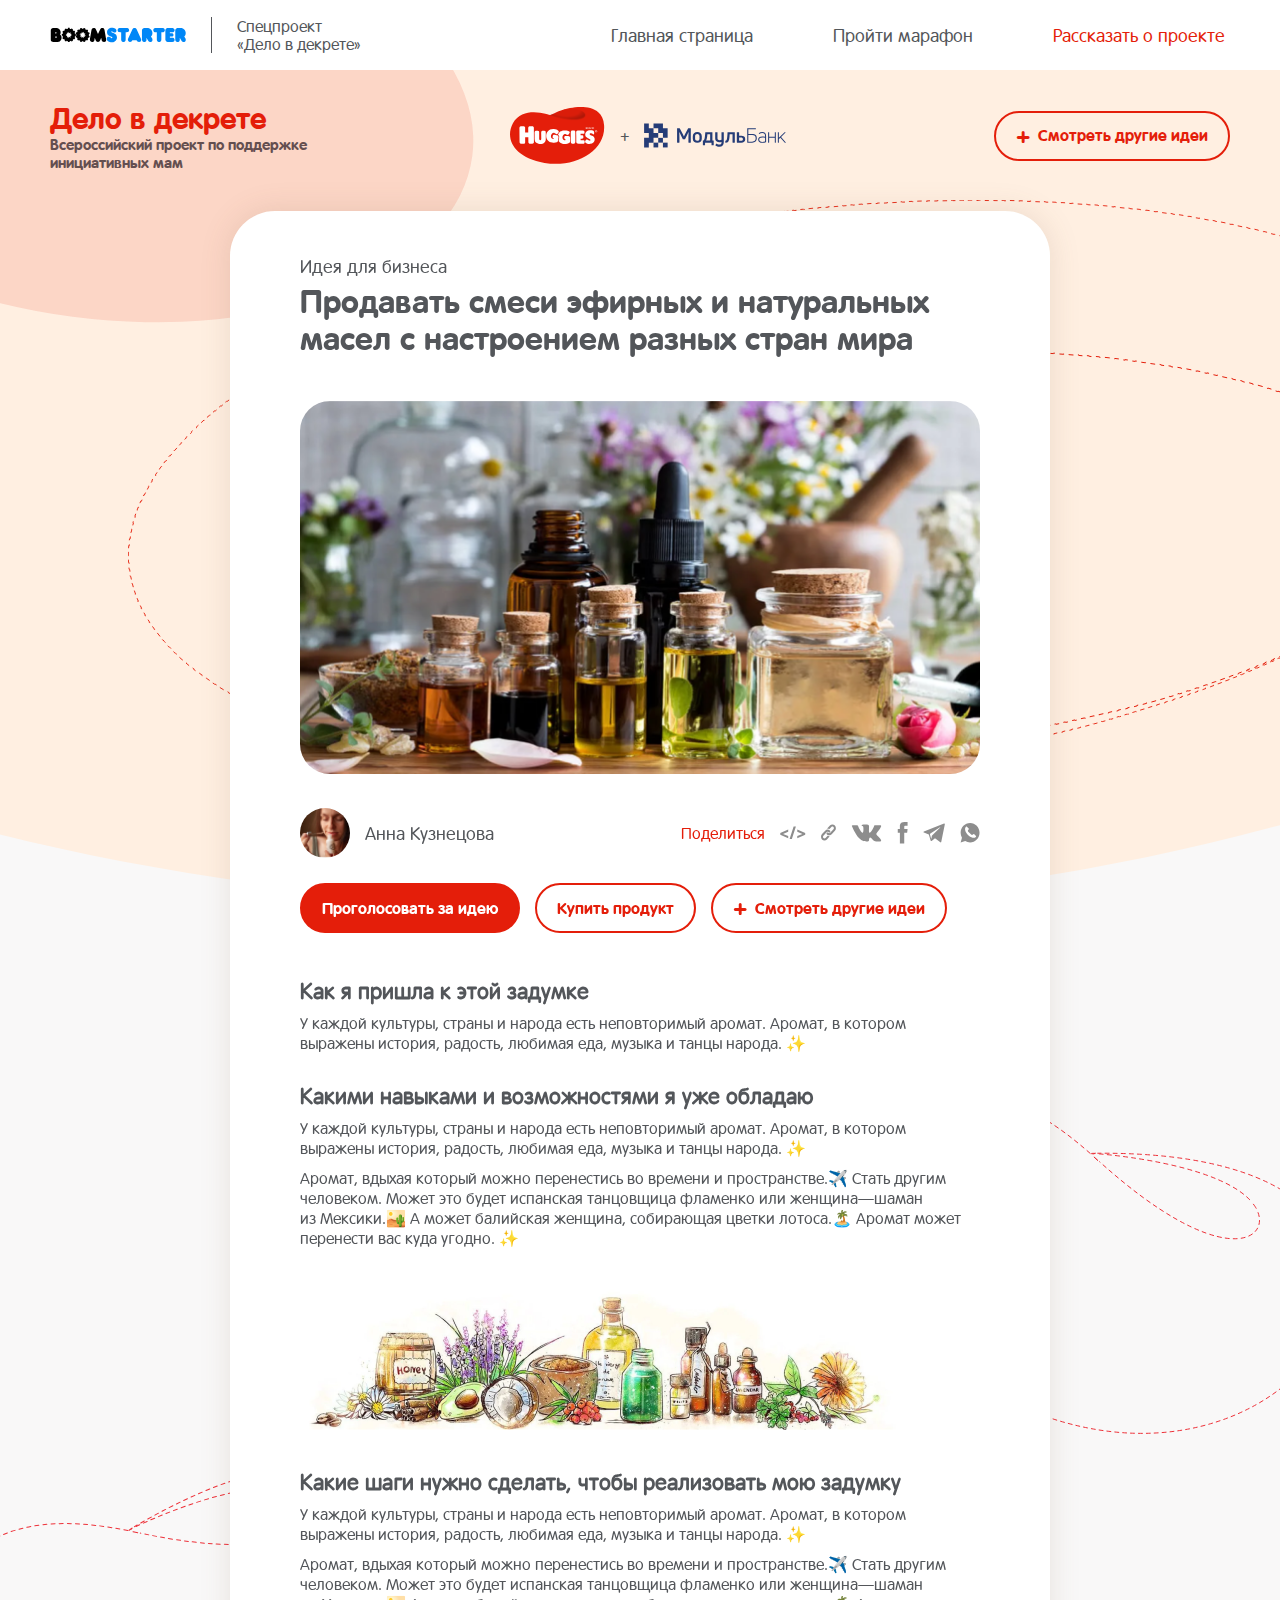
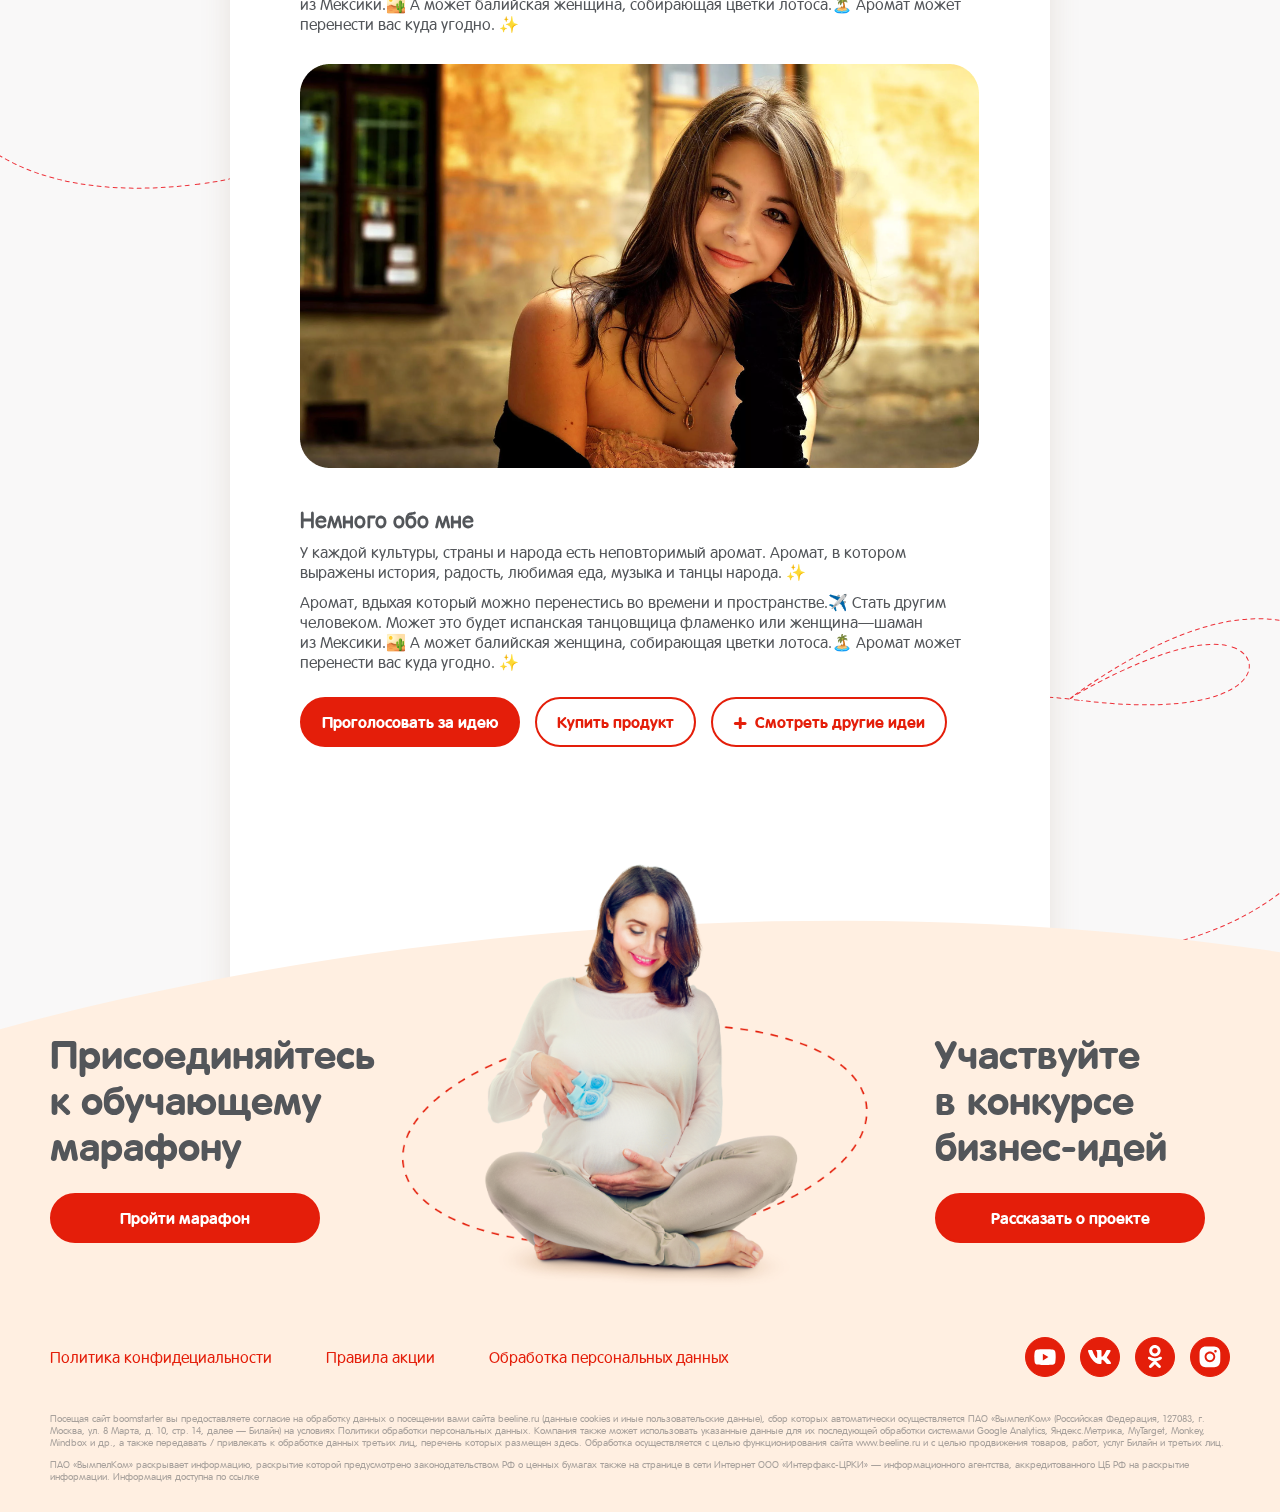
<file: src/index.html>
<!DOCTYPE html>
<html lang="ru">

<head>
  <meta charset="UTF-8">
  <meta name="viewport" content="width=device-width, initial-scale=1.0">
  <link rel="stylesheet" href="css/style.min.css">
  <title>Huggies</title>
</head>

<body>
  <div class="modal" id="rulesModal">
    <div class="rules">
      <img src="img/hero/hero-bg.svg" alt="" class="rules-bg-1">
      <img src="img/rules/rules-bg-1.svg" alt="" class="rules-bg-2">
      <img src="img/rules/rules-bg-2.svg" alt="" class="rules-bg-3">
      <img src="img/rules/rules-bg-3.svg" alt="" class="rules-bg-4">
      <div class="wrap-fluid">
        <div class="info-name">
          <span>Дело в&nbsp;декрете</span>
          <span>Всероссийский проект по&nbsp;поддержке инициативных мам</span>
        </div>
        <div class="logo">
          <img src="img/huggies-logo.svg" alt="">
          <span>+</span>
          <img src="img/modulebank-logo.svg" alt="">
        </div>
      </div>
      <div class="rules-block">
        <div class="close modal-close"><img src="img/icons/close-icon.svg" alt=""></div>
        <div class="rules-block__head">
          <h2 class="rules-block__title"> Правила участия в&nbsp;конкурсе</h2>
        </div>
        <div class="rules-block__text">
          <p>
            Lorem ipsum dolor sit amet consectetur adipisicing elit. Laboriosam quidem voluptatum ullam sit, a
            distinctio dolore modi eum minima delectus voluptatibus cupiditate doloremque! Hic, beatae eaque laboriosam
            squam?
          </p>
          <p>
            tenetur ipsum explicabo tempora minima voluptatum repellat quia inventobore fugit eos voluptatibus, dolores,
            asperiores culpa reprehenderit quas numquam perferendis
            iure quisquam consequuntur doloremque? Eius veniam est nam eos, fugiat quidem inventore suscipit? Itaque
            deleniti nostrum labore nobis quas cupiditate qui
          </p>
          <p>
            re&nbsp;officiis quasi vero harum deserunt
            maxime recusandae dolor ea&nbsp;vitae unde perferendis perspiciatis! Unde dolorem fuga labore vitae eligendi
            exercitationem similique minus. Molestiae perspiciatis tempore deleniti rem deserunt
            id&nbsp;a&nbsp;laudantium
            pariatur la
          </p>
          <p>
            Lorem ipsum dolor sit amet consectetur adipisicing elit. Laboriosam quidem voluptatum ullam sit, a
            distinctio dolore modi eum minima delectus voluptatibus cupiditate doloremque! Hic, beatae eaque laboriosam
            squam?
          </p>
          <p>
            tenetur ipsum explicabo tempora minima voluptatum repellat quia inventobore fugit eos voluptatibus, dolores,
            asperiores culpa reprehenderit quas numquam perferendis
            iure quisquam consequuntur doloremque? Eius veniam est nam eos, fugiat quidem inventore suscipit? Itaque
            deleniti nostrum labore nobis quas cupiditate qui
          </p>
          <p>
            re&nbsp;officiis quasi vero harum deserunt
            maxime recusandae dolor ea&nbsp;vitae unde perferendis perspiciatis! Unde dolorem fuga labore vitae eligendi
            exercitationem similique minus. Molestiae perspiciatis tempore deleniti rem deserunt
            id&nbsp;a&nbsp;laudantium
            pariatur la
          </p>
          <p>
            Lorem ipsum dolor sit amet consectetur adipisicing elit. Voluptatum quasi facere exercitationem sed
            delectus. Magni corrupti facere blanditiis facilis. Vero.
          </p>
        </div>
        <a href="#" class="btn btn-primary rules-block__btn">Перейти к&nbsp;оформлению идеи</a>
        <a href="#" class="rules-block__download">Полные правила участия</a>
      </div>
    </div>
  </div>
  <div class="modal" id="registerModal">
    <div class="register">
      <img src="img/register/register-bg-1.svg" alt="" class="register-bg-1">
      <img src="img/register/register-bg-2.svg" alt="" class="register-bg-2">
      <div class="wrap-fluid">
        <div class="info-name">
          <span>Дело в&nbsp;декрете</span>
          <span>Всероссийский проект по&nbsp;поддержке инициативных мам</span>
        </div>
        <div class="logo">
          <img src="img/huggies-logo.svg" alt="">
          <span>+</span>
          <img src="img/modulebank-logo.svg" alt="">
        </div>
      </div>
      <form action="#" class="register-form">
        <h2 class="register-title">Регистрация в&nbsp;проекте</h2>
        <div class="close modal-close"><img src="img/icons/close-icon.svg" alt=""></div>
        <div class="input">
          <span>Имя</span>
          <input type="text" name="name" placeholder="Ирина">
        </div>
        <div class="input">
          <span>Электронная почта</span>
          <input type="email" name="mail" placeholder="mail@mail.ru">
        </div>
        <div class="input">
          <span>Телефон</span>
          <input type="tel" name="phone" placeholder="+7 ___ ___ __ __">
        </div>
        <div class="input">
          <span>Дата рождения малыша&nbsp;/ ожидаемая дата родов</span>
          <input type="text" name="date" placeholder="__. __. ____">
        </div>
        <input type="submit" value="Отправить">
        <label class="checkbox">
          <input type="checkbox" name="language" checked>
          <span class="checkbox__text">
            Я&nbsp;соглашаюсь на&nbsp;обработку <span>моих персональных данных</span> и&nbsp;передачу моих персональный
            данных ООО
            &laquo;Кимберли-Кларк&raquo;
            (ОГРН 1037739499270) в&nbsp;целях дальнейших маркетинговых исследований, проводимых ООО
            &laquo;Кимберли-Кларк&raquo;
          </span>
        </label>
        <label class="checkbox">
          <input type="checkbox" name="language" checked>
          <span class="checkbox__text">
            Я&nbsp;ознакомился с&nbsp;<span>правилами акции</span> и&nbsp;согласен с&nbsp;ними
          </span>
        </label>
      </form>
    </div>
  </div>
  <header class="header">
    <div class="wrap-fluid">
      <div class="logo">
        <img src="img/boomstarter-logo.svg" alt="BOOMSTARTER">
        <span>Спецпроект <br> &laquo;Дело в&nbsp;декрете&raquo;</span>
      </div>
      <nav class="nav">
        <a href="#"> Главная страница</a>
        <a href="#" class="toRegister"> Пройти марафон</a>
        <a href="#" class="primary">Рассказать о&nbsp;проекте</a>
      </nav>
    </div>
  </header>
  <main class="main">
    <section class="info">
      <div class="wrap-fluid">
        <div class="info-name">
          <span>Дело в&nbsp;декрете</span>
          <span>Всероссийский проект по&nbsp;поддержке инициативных мам</span>
        </div>
        <div class="logo">
          <img src="img/huggies-logo.svg" alt="">
          <span>+</span>
          <img src="img/modulebank-logo.svg" alt="">
        </div>
        <a href="#" class="btn"><span>+</span> Cмотреть другие идеи</a>
      </div>
    </section>
    <section class="idea">
      <div class="wrap">
        <span class="idea-subtitle">Идея для бизнеса</span>
        <a href="#" class="btn idea-btn_mob"><span>+</span>Смотреть другие идеи</a>
        <h1 class="idea-title">
          Продавать смеси эфирных и&nbsp;натуральных масел с&nbsp;настроением разных стран мира
        </h1>
        <img src="img/idea/idea-main-1.png" alt="" class="idea-img full">
        <div class="idea-info">
          <div class="author">
            <img src="img/idea/idea-author.png" alt="">
            <span>Анна Кузнецова</span>
          </div>
          <div class="actions">
            <span class="action">Поделиться</span>
            <img src="img/icons/code-icon.svg" alt="">
            <img src="img/icons/share-icon.svg" alt="">
            <img src="img/icons/vk-icon.svg" alt="">
            <img src="img/icons/facebook-icon.svg" alt="">
            <img src="img/icons/telegram-icon.svg" alt="">
            <img src="img/icons/whatsapp-icon.svg" alt="">
          </div>
        </div>
        <div class="idea-buttons">
          <a href="#" class="btn btn-primary">Проголосовать за&nbsp;идею</a>
          <a href="#" class="btn "> Купить продукт</a>
          <a href="#" class="btn "><span>+</span> Смотреть другие идеи </a>
        </div>
        <article class="idea-article">
          <h2>Как я&nbsp;пришла к&nbsp;этой задумке</h2>
          <p>
            У&nbsp;каждой культуры, страны и&nbsp;народа есть неповторимый аромат. Аромат, в&nbsp;котором выражены
            история, радость,
            любимая еда, музыка и&nbsp;танцы народа. ✨
          </p>
          <h2>
            Какими навыками и&nbsp;возможностями я&nbsp;уже обладаю
          </h2>
          <p>
            У&nbsp;каждой культуры, страны и&nbsp;народа есть неповторимый аромат. Аромат, в&nbsp;котором выражены
            история, радость,
            любимая еда, музыка и&nbsp;танцы народа. ✨
          </p>
          <p>
            Аромат, вдыхая который можно перенестись во&nbsp;времени и&nbsp;пространстве.✈️ Стать другим человеком.
            Может это
            будет испанская танцовщица фламенко или женщина&mdash;шаман из&nbsp;Мексики.🏜️ А&nbsp;может балийская
            женщина, собирающая
            цветки лотоса.🏝️ Аромат может перенести вас куда угодно. ✨
          </p>
          <img src="img/idea/idea-1.png" alt="">
          <h2>Какие шаги нужно сделать, чтобы реализовать мою задумку</h2>
          <p>
            У&nbsp;каждой культуры, страны и&nbsp;народа есть неповторимый аромат. Аромат, в&nbsp;котором выражены
            история, радость,
            любимая еда, музыка и&nbsp;танцы народа. ✨
          </p>
          <p>
            Аромат, вдыхая который можно перенестись во&nbsp;времени и&nbsp;пространстве.✈️ Стать другим человеком.
            Может это
            будет испанская танцовщица фламенко или женщина&mdash;шаман из&nbsp;Мексики.🏜️ А&nbsp;может балийская
            женщина, собирающая
            цветки лотоса.🏝️ Аромат может перенести вас куда угодно. ✨
          </p>
          <img src="img/idea/idea-2.png" alt="">
          <h2> Немного обо мне</h2>
          <p>
            У&nbsp;каждой культуры, страны и&nbsp;народа есть неповторимый аромат. Аромат, в&nbsp;котором выражены
            история, радость,
            любимая еда, музыка и&nbsp;танцы народа. ✨
          </p>
          <p>
            Аромат, вдыхая который можно перенестись во&nbsp;времени и&nbsp;пространстве.✈️ Стать другим человеком.
            Может это
            будет испанская танцовщица фламенко или женщина&mdash;шаман из&nbsp;Мексики.🏜️ А&nbsp;может балийская
            женщина, собирающая
            цветки лотоса.🏝️ Аромат может перенести вас куда угодно. ✨
          </p>
        </article>
        <div class="idea-buttons mob">
          <a href="#" class="btn btn-primary">Проголосовать за&nbsp;идею</a>
          <a href="#" class="btn "> Купить продукт</a>
          <a href="#" class="btn "> <span>+</span> Смотреть другие идеи </a>
        </div>
      </div>
    </section>
    <img src="img/idea/idea-bg-2.svg" alt="" class="idea-bg-2">
    <img src="img/idea/idea-bg-1.svg" alt="" class="idea-bg-1">
    <img src="img/idea/idea-bg-3.svg" alt="" class="idea-bg-3">
    <img src="img/idea/idea-bg-4.svg" alt="" class="idea-bg-4">
    <img src="img/idea/idea-bg-5.svg" alt="" class="idea-bg-5">
    <img src="img/idea/idea-bg-5.svg" alt="" class="idea-bg-6">
    <img src="img/idea/idea-bg-5.svg" alt="" class="idea-bg-7">
  </main>
  <footer class="footer">
    <div class="footer-block">
      <div class="wrap-fluid">
        <div class="footer-block__item">
          <span>Присоединяйтесь к&nbsp;обучающему марафону</span>
          <a href="#" class="btn btn-primary"> Пройти марафон</a>
        </div>
        <div class="footer-block__img">
          <img src="img/footer/footer-img.png" alt="">
        </div>
        <div class="footer-block__item">
          <span> Участвуйте в&nbsp;конкурсе бизнес-идей</span>
          <a href="#" class="btn btn-primary"> Рассказать о&nbsp;проекте</a>
        </div>
      </div>
    </div>
    <div class="footer-nav">
      <div class="wrap-fluid">
        <div class="footer-nav__nav">
          <span class="footer-nav__item">Политика конфидециальности</span>
          <span class="footer-nav__item toRules">Правила акции</span>
          <span class="footer-nav__item">Обработка персональных данных</span>
        </div>
        <div class="footer-nav__social">
          <a href="#" class="img">
            <img src="img/footer/icons/youtube-icon.svg" alt="">
          </a>
          <a href="#" class="img">
            <img src="img/footer/icons/vk-icon.svg" alt="">
          </a>
          <a href="#" class="img">
            <img src="img/footer/icons/ok-icon.svg" alt="">
          </a>
          <a href="#" class="img">
            <img src="img/footer/icons/inst-icon.svg" alt="">
          </a>
        </div>
      </div>
    </div>
    <div class="footer-text">
      <div class="wrap-fluid">
        <p>
          Посещая сайт boomstarter вы&nbsp;предоставляете согласие на&nbsp;обработку данных о&nbsp;посещении вами сайта
          beeline.ru
          (данные cookies и&nbsp;иные пользовательские данные), сбор которых автоматически осуществляется ПАО
          &laquo;ВымпелКом&raquo;
          (Российская Федерация, 127083, г. Москва, ул. 8&nbsp;Марта, д.&nbsp;10, стр.&nbsp;14, далее &mdash;
          Билайн) на&nbsp;условиях Политики
          обработки персональных данных. Компания также может использовать указанные данные для их&nbsp;последующей
          обработки
          системами Google Analytics, Яндекс.Метрика, MyTarget, Monkey, Mindbox и&nbsp;др., а&nbsp;также
          передавать&nbsp;/ привлекать к
          обработке данных третьих лиц, перечень которых размещен здесь. Обработка осуществляется с&nbsp;целью
          функционирования сайта www.beeline.ru и&nbsp;с&nbsp;целью продвижения товаров, работ, услуг Билайн
          и&nbsp;третьих лиц.
        </p>
        <p>
          ПАО &laquo;ВымпелКом&raquo; раскрывает информацию, раскрытие которой предусмотрено законодательством&nbsp;РФ
          о&nbsp;ценных бумагах
          также на&nbsp;странице в&nbsp;сети Интернет ООО &laquo;Интерфакс-ЦРКИ&raquo;&nbsp;&mdash; информационного
          агентства, аккредитованного ЦБ&nbsp;РФ&nbsp;на
          раскрытие информации. Информация доступна по&nbsp;ссылке
        </p>
      </div>
    </div>
  </footer>
  <script src="js/main.js"></script>
</body>

</html>
</file>
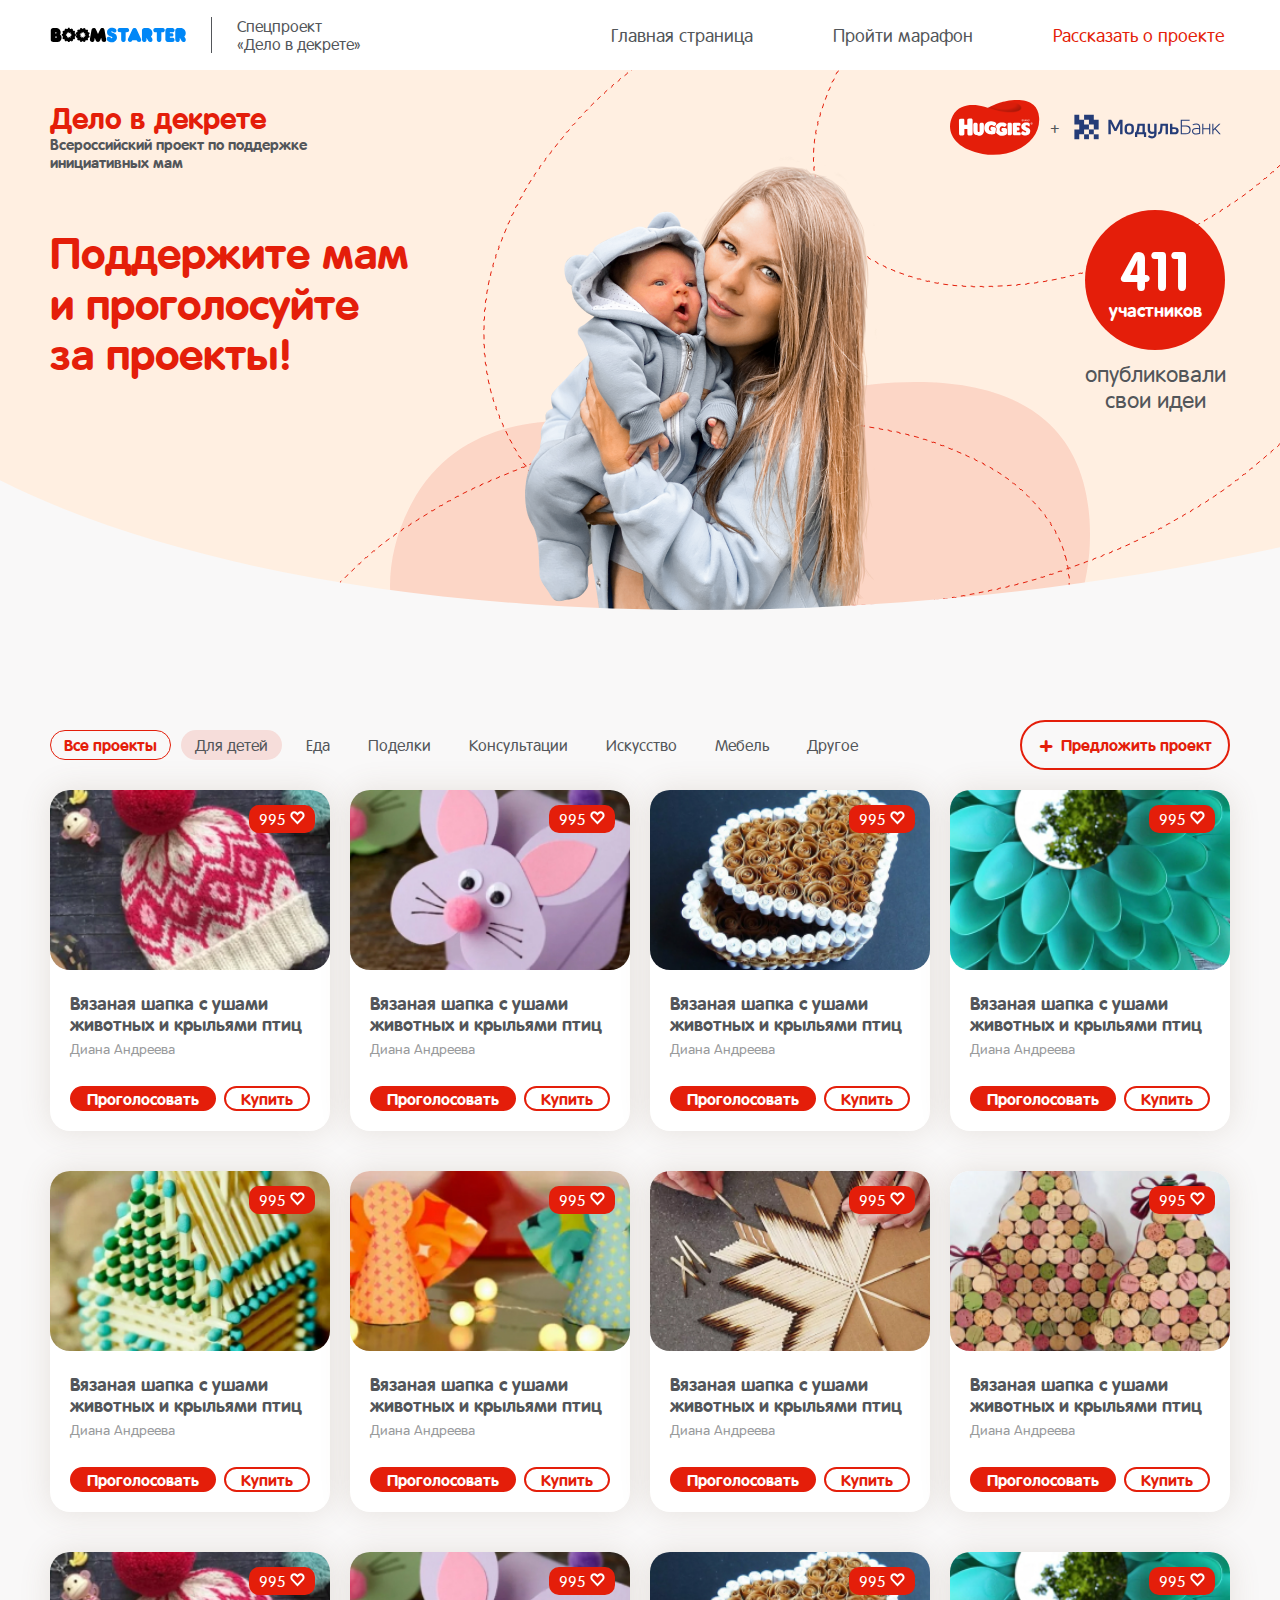
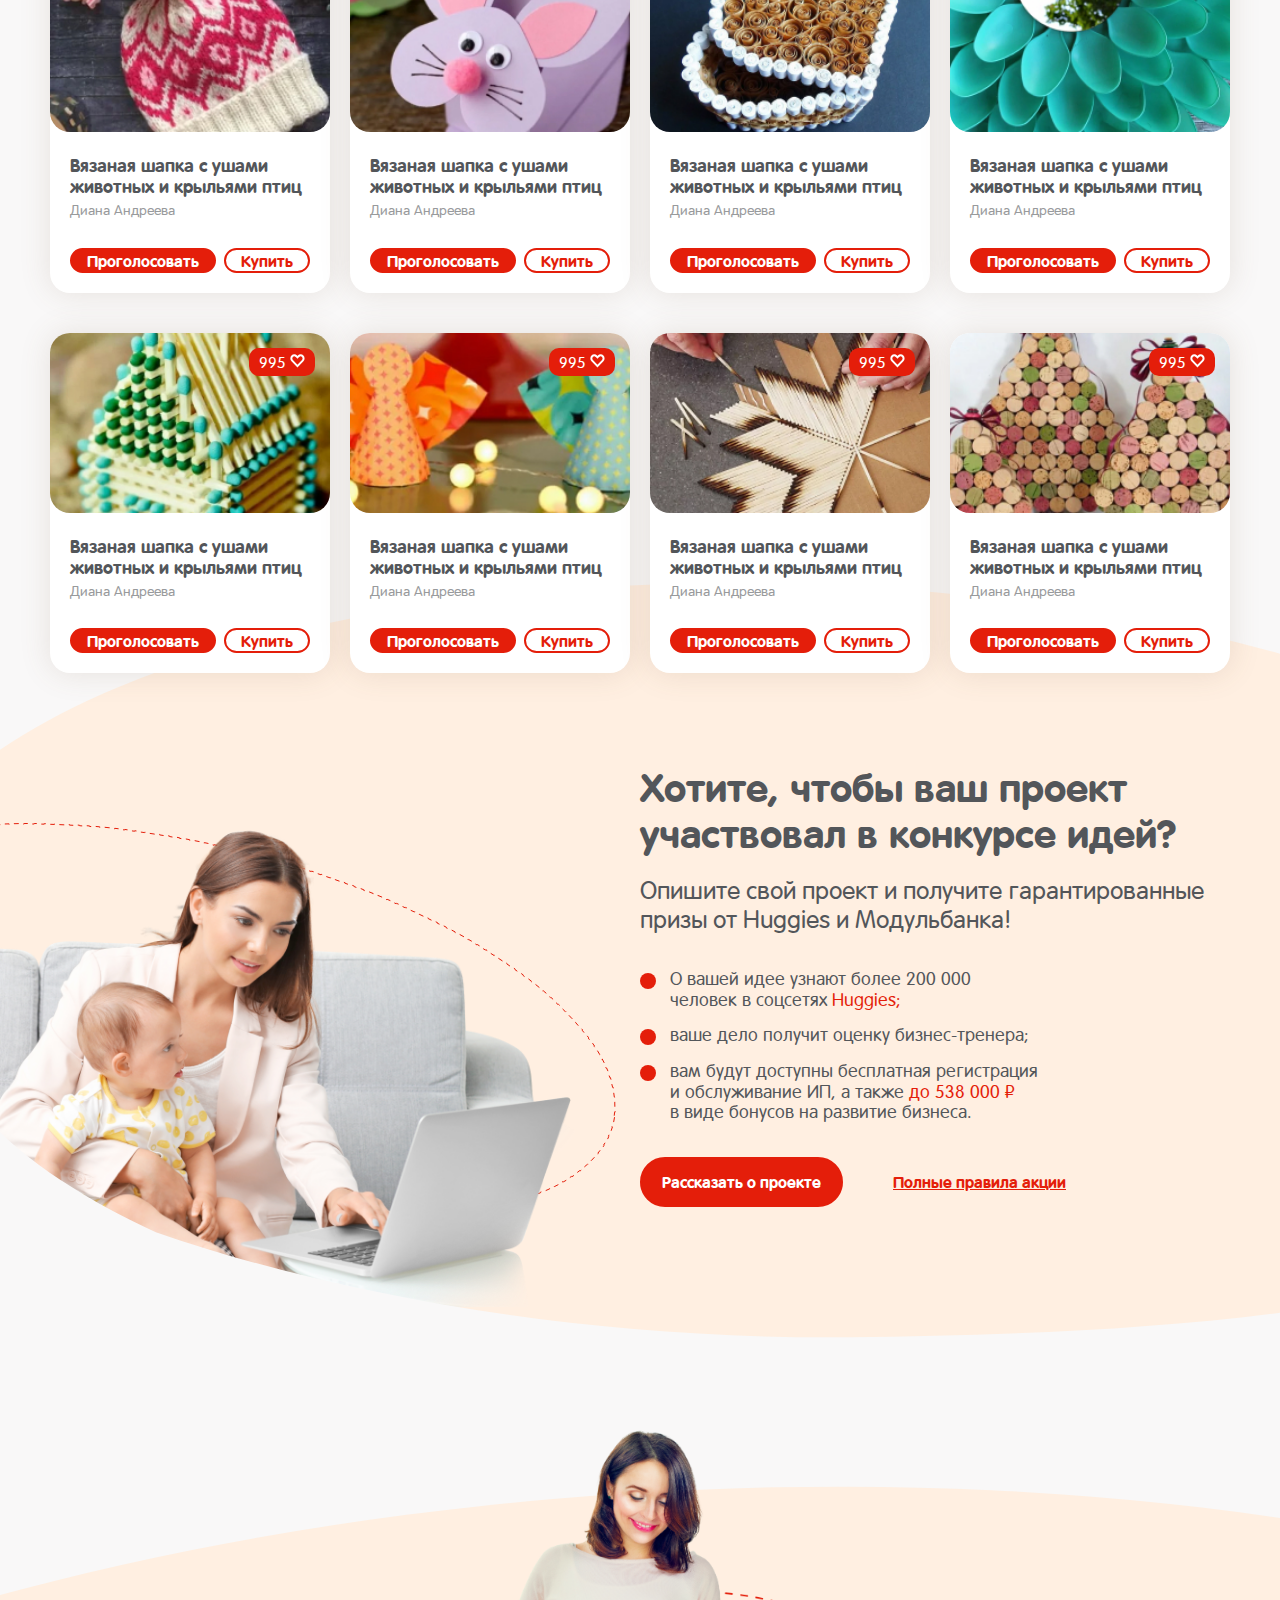
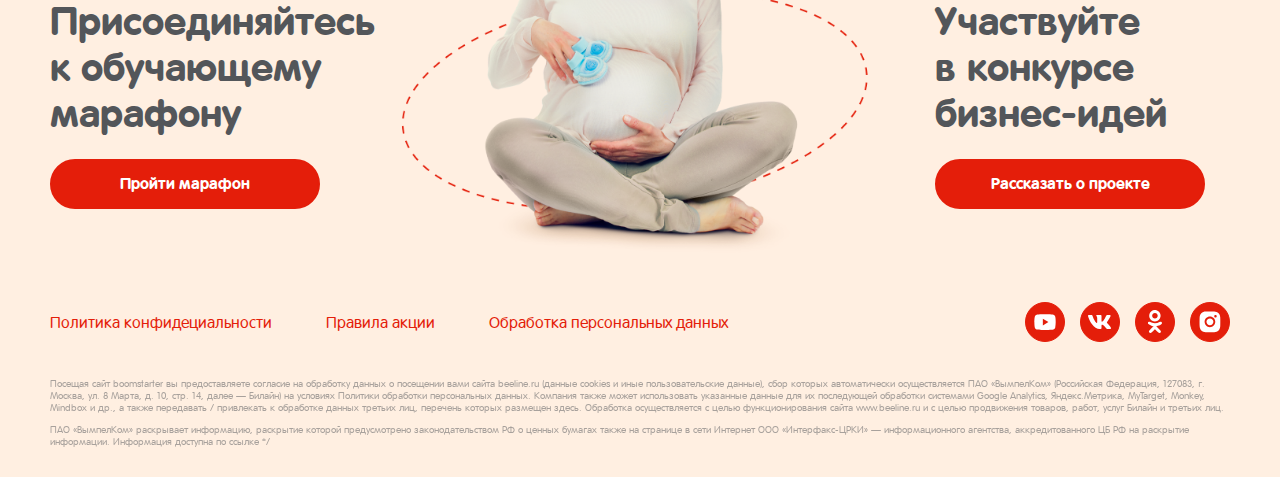
<file: src/allcards.html>
<!DOCTYPE html>
<html lang="ru">

<head>
  <meta charset="UTF-8">
  <meta name="viewport" content="width=device-width, initial-scale=1.0">
  <link rel="stylesheet" href="css/style.min.css">
  <title>Huggies</title>
</head>

<body>
  <header class="header">
    <div class="wrap-fluid">
      <div class="logo">
        <img src="img/boomstarter-logo.svg" alt="BOOMSTARTER">
        <span>Спецпроект <br> &laquo;Дело в&nbsp;декрете&raquo;</span>
      </div>
      <nav class="nav">
        <a href="#"> Главная страница</a>
        <a href="#" class="toRegister"> Пройти марафон</a>
        <a href="#" class="primary">Рассказать о&nbsp;проекте</a>
      </nav>
    </div>
  </header>
  <div class="modal" id="rulesModal">
    <div class="rules">
      <img src="img/hero/hero-bg.svg" alt="" class="rules-bg-1">
      <img src="img/rules/rules-bg-1.svg" alt="" class="rules-bg-2">
      <img src="img/rules/rules-bg-2.svg" alt="" class="rules-bg-3">
      <img src="img/rules/rules-bg-3.svg" alt="" class="rules-bg-4">
      <div class="wrap-fluid">
        <div class="info-name">
          <span>Дело в&nbsp;декрете</span>
          <span>Всероссийский проект по&nbsp;поддержке инициативных мам</span>
        </div>
        <div class="logo">
          <img src="img/huggies-logo.svg" alt="">
          <span>+</span>
          <img src="img/modulebank-logo.svg" alt="">
        </div>
      </div>
      <div class="rules-block">
        <div class="close modal-close"><img src="img/icons/close-icon.svg" alt=""></div>
        <div class="rules-block__head">
          <h2 class="rules-block__title"> Правила участия в&nbsp;конкурсе</h2>
        </div>
        <div class="rules-block__text">
          <p>
            Lorem ipsum dolor sit amet consectetur adipisicing elit. Laboriosam quidem voluptatum ullam sit, a
            distinctio dolore modi eum minima delectus voluptatibus cupiditate doloremque! Hic, beatae eaque laboriosam
            squam?
          </p>
          <p>
            tenetur ipsum explicabo tempora minima voluptatum repellat quia inventobore fugit eos voluptatibus, dolores,
            asperiores culpa reprehenderit quas numquam perferendis
            iure quisquam consequuntur doloremque? Eius veniam est nam eos, fugiat quidem inventore suscipit? Itaque
            deleniti nostrum labore nobis quas cupiditate qui
          </p>
          <p>
            re&nbsp;officiis quasi vero harum deserunt
            maxime recusandae dolor ea&nbsp;vitae unde perferendis perspiciatis! Unde dolorem fuga labore vitae eligendi
            exercitationem similique minus. Molestiae perspiciatis tempore deleniti rem deserunt
            id&nbsp;a&nbsp;laudantium
            pariatur la
          </p>
          <p>
            Lorem ipsum dolor sit amet consectetur adipisicing elit. Laboriosam quidem voluptatum ullam sit, a
            distinctio dolore modi eum minima delectus voluptatibus cupiditate doloremque! Hic, beatae eaque laboriosam
            squam?
          </p>
          <p>
            tenetur ipsum explicabo tempora minima voluptatum repellat quia inventobore fugit eos voluptatibus, dolores,
            asperiores culpa reprehenderit quas numquam perferendis
            iure quisquam consequuntur doloremque? Eius veniam est nam eos, fugiat quidem inventore suscipit? Itaque
            deleniti nostrum labore nobis quas cupiditate qui
          </p>
          <p>
            re&nbsp;officiis quasi vero harum deserunt
            maxime recusandae dolor ea&nbsp;vitae unde perferendis perspiciatis! Unde dolorem fuga labore vitae eligendi
            exercitationem similique minus. Molestiae perspiciatis tempore deleniti rem deserunt
            id&nbsp;a&nbsp;laudantium
            pariatur la
          </p>
          <p>
            Lorem ipsum dolor sit amet consectetur adipisicing elit. Voluptatum quasi facere exercitationem sed
            delectus. Magni corrupti facere blanditiis facilis. Vero.
          </p>
        </div>
        <a href="#" class="btn btn-primary rules-block__btn">Перейти к&nbsp;оформлению идеи</a>
        <a href="#" class="rules-block__download">Полные правила участия</a>
      </div>
    </div>
  </div>
  <div class="modal" id="registerModal">
    <div class="register">
      <img src="img/register/register-bg-1.svg" alt="" class="register-bg-1">
      <img src="img/register/register-bg-2.svg" alt="" class="register-bg-2">
      <div class="wrap-fluid">
        <div class="info-name">
          <span>Дело в&nbsp;декрете</span>
          <span>Всероссийский проект по&nbsp;поддержке инициативных мам</span>
        </div>
        <div class="logo">
          <img src="img/huggies-logo.svg" alt="">
          <span>+</span>
          <img src="img/modulebank-logo.svg" alt="">
        </div>
      </div>
      <form action="#" class="register-form">
        <h2 class="register-title">Регистрация в&nbsp;проекте</h2>
        <div class="close modal-close"><img src="img/icons/close-icon.svg" alt=""></div>
        <div class="input">
          <span>Имя</span>
          <input type="text" name="name" placeholder="Ирина">
        </div>
        <div class="input">
          <span>Электронная почта</span>
          <input type="email" name="mail" placeholder="mail@mail.ru">
        </div>
        <div class="input">
          <span>Телефон</span>
          <input type="tel" name="phone" placeholder="+7 ___ ___ __ __">
        </div>
        <div class="input">
          <span>Дата рождения малыша&nbsp;/ ожидаемая дата родов</span>
          <input type="text" name="date" placeholder="__. __. ____">
        </div>
        <input type="submit" value="Отправить">
        <label class="checkbox">
          <input type="checkbox" name="" checked>
          <span class="checkbox__text">
            Я&nbsp;соглашаюсь на&nbsp;обработку <span>моих персональных данных</span> и&nbsp;передачу моих персональный
            данных ООО &laquo;Кимберли-Кларк&raquo;
            (ОГРН 1037739499270) в&nbsp;целях дальнейших маркетинговых исследований, проводимых ООО
            &laquo;Кимберли-Кларк&raquo;
          </span>
        </label>
        <label class="checkbox">
          <input type="checkbox" name="" checked>
          <span class="checkbox__text">
            Я&nbsp;ознакомился с&nbsp;<span>правилами акции</span> и&nbsp;согласен с&nbsp;ними
          </span>
        </label>
      </form>
    </div>
  </div>
  <div class="modal modal-mini" id="thanksModal">
    <div class="modal-block">
      <div class="close">
        <img src="img/icons/close-icon.svg" alt="">
      </div>
      <h2 class="modal-title">Спасибо за&nbsp;ваш голос!</h2>
      <div class="buttons">
        <a href="#" class="btn btn-primary">Пройти марафон</a>
        <a href="#" class="btn ">Голосовать за&nbsp;другие идеи</a>
      </div>
    </div>
  </div>
  <main class="main">
    <section class="hero">
      <img src="img/hero/hero-bg.svg" alt="" class="hero-bg">
      <img src="img/hero/hero-bg-1.svg" alt="" class="hero-bg-1">
      <img src="img/hero/hero-bg-2.svg" alt="" class="hero-bg-2">
      <img src="img/hero/hero-bg-3.svg" alt="" class="hero-bg-3">
      <img src="img/hero/hero-bg-4.svg" alt="" class="hero-bg-4">
      <div class="wrap-fluid">
        <div class="hero-block">
          <div class="hero-name">
            <span>Дело в&nbsp;декрете</span>
            <span>Всероссийский проект по&nbsp;поддержке инициативных мам</span>
          </div>
          <div class="hero-text">
            <h1 class="hero-title">Поддержите мам и&nbsp;проголосуйте за&nbsp;проекты!</h1>
          </div>
        </div>
        <div class="hero-img">
          <img src="img/hero/hero-img.png" alt="">
        </div>
        <div class="hero-block">
          <div class="hero-block__logo">
            <img src="img/huggies-logo.svg" alt="">
            <span>+</span>
            <img src="img/modulebank-logo.svg" alt="">
          </div>
          <div class="hero-count">
            <div class="count">
              <span>411</span>
              <span>участников</span>
            </div>
            <span>
              опубликовали свои идеи
            </span>
          </div>
        </div>
      </div> <img src="img/hero/hero-mask.svg" alt="" class="hero-mask">
    </section>
    <section class="catalog">
      <div class="wrap-fluid">
        <h2 class="catalog-title">Поддержите мам и&nbsp;проголосуйте за&nbsp;проекты!</h2>
        <div class="catalog-nav">
          <div class="catalog-sort">
            <div class="catalog-sort__item current">
              Все проекты
            </div>
            <div class="catalog-sort__item option">
              Для детей
            </div>
            <div class="catalog-sort__item">
              Еда
            </div>
            <div class="catalog-sort__item">
              Поделки
            </div>
            <div class="catalog-sort__item">
              Консультации
            </div>
            <div class="catalog-sort__item">
              Искусство
            </div>
            <div class="catalog-sort__item">
              Мебель
            </div>
            <div class="catalog-sort__item">
              Другое
            </div>
          </div>
          <div class="btn"><span>+</span> Предложить проект</div>
        </div>
        <div class="catalog-wrap">
          <img src="img/hero/hero-bg.svg" alt="" class="catalog-bg">
          <div class="catalog-item">
            <div class="catalog-item__like">995 <img src="img/icons/like-icon.svg" alt=""></div>
            <img src="img/catalog/catalog-img-1.jpg" alt="" class="catalog-item__img">
            <h3 class="catalog-item__title">Вязаная шапка с&nbsp;ушами животных и&nbsp;крыльями птиц</h3>
            <span class="catalog-item__author">Диана Андреева</span>
            <div class="catalog-item__buttons">
              <div class="btn btn-primary toThanks">Проголосовать</div>
              <div class="btn">Купить</div>
            </div>
          </div>
          <div class="catalog-item">
            <div class="catalog-item__like">995 <img src="img/icons/like-icon.svg" alt=""></div>
            <img src="img/catalog/catalog-img-2.jpg" alt="" class="catalog-item__img">
            <h3 class="catalog-item__title">Вязаная шапка с&nbsp;ушами животных и&nbsp;крыльями птиц</h3>
            <span class="catalog-item__author">Диана Андреева</span>
            <div class="catalog-item__buttons">
              <div class="btn btn-primary toThanks">Проголосовать</div>
              <div class="btn">Купить</div>
            </div>
          </div>
          <div class="catalog-item">
            <div class="catalog-item__like">995 <img src="img/icons/like-icon.svg" alt=""></div>
            <img src="img/catalog/catalog-img-3.jpg" alt="" class="catalog-item__img">
            <h3 class="catalog-item__title">Вязаная шапка с&nbsp;ушами животных и&nbsp;крыльями птиц</h3>
            <span class="catalog-item__author">Диана Андреева</span>
            <div class="catalog-item__buttons">
              <div class="btn btn-primary toThanks">Проголосовать</div>
              <div class="btn">Купить</div>
            </div>
          </div>
          <div class="catalog-item">
            <div class="catalog-item__like">995 <img src="img/icons/like-icon.svg" alt=""></div>
            <img src="img/catalog/catalog-img-4.jpg" alt="" class="catalog-item__img">
            <h3 class="catalog-item__title">Вязаная шапка с&nbsp;ушами животных и&nbsp;крыльями птиц</h3>
            <span class="catalog-item__author">Диана Андреева</span>
            <div class="catalog-item__buttons">
              <div class="btn btn-primary toThanks">Проголосовать</div>
              <div class="btn">Купить</div>
            </div>
          </div>
          <div class="catalog-item">
            <div class="catalog-item__like">995 <img src="img/icons/like-icon.svg" alt=""></div>
            <img src="img/catalog/catalog-img-5.jpg" alt="" class="catalog-item__img">
            <h3 class="catalog-item__title">Вязаная шапка с&nbsp;ушами животных и&nbsp;крыльями птиц</h3>
            <span class="catalog-item__author">Диана Андреева</span>
            <div class="catalog-item__buttons">
              <div class="btn btn-primary toThanks">Проголосовать</div>
              <div class="btn">Купить</div>
            </div>
          </div>
          <div class="catalog-item">
            <div class="catalog-item__like">995 <img src="img/icons/like-icon.svg" alt=""></div>
            <img src="img/catalog/catalog-img-6.jpg" alt="" class="catalog-item__img">
            <h3 class="catalog-item__title">Вязаная шапка с&nbsp;ушами животных и&nbsp;крыльями птиц</h3>
            <span class="catalog-item__author">Диана Андреева</span>
            <div class="catalog-item__buttons">
              <div class="btn btn-primary toThanks">Проголосовать</div>
              <div class="btn">Купить</div>
            </div>
          </div>
          <div class="catalog-item">
            <div class="catalog-item__like">995 <img src="img/icons/like-icon.svg" alt=""></div>
            <img src="img/catalog/catalog-img-7.jpg" alt="" class="catalog-item__img">
            <h3 class="catalog-item__title">Вязаная шапка с&nbsp;ушами животных и&nbsp;крыльями птиц</h3>
            <span class="catalog-item__author">Диана Андреева</span>
            <div class="catalog-item__buttons">
              <div class="btn btn-primary toThanks">Проголосовать</div>
              <div class="btn">Купить</div>
            </div>
          </div>
          <div class="catalog-item">
            <div class="catalog-item__like">995 <img src="img/icons/like-icon.svg" alt=""></div>
            <img src="img/catalog/catalog-img-8.jpg" alt="" class="catalog-item__img">
            <h3 class="catalog-item__title">Вязаная шапка с&nbsp;ушами животных и&nbsp;крыльями птиц</h3>
            <span class="catalog-item__author">Диана Андреева</span>
            <div class="catalog-item__buttons">
              <div class="btn btn-primary toThanks">Проголосовать</div>
              <div class="btn">Купить</div>
            </div>
          </div>
          <div class="catalog-item">
            <div class="catalog-item__like">995 <img src="img/icons/like-icon.svg" alt=""></div>
            <img src="img/catalog/catalog-img-1.jpg" alt="" class="catalog-item__img">
            <h3 class="catalog-item__title">Вязаная шапка с&nbsp;ушами животных и&nbsp;крыльями птиц</h3>
            <span class="catalog-item__author">Диана Андреева</span>
            <div class="catalog-item__buttons">
              <div class="btn btn-primary toThanks">Проголосовать</div>
              <div class="btn">Купить</div>
            </div>
          </div>
          <div class="catalog-item">
            <div class="catalog-item__like">995 <img src="img/icons/like-icon.svg" alt=""></div>
            <img src="img/catalog/catalog-img-2.jpg" alt="" class="catalog-item__img">
            <h3 class="catalog-item__title">Вязаная шапка с&nbsp;ушами животных и&nbsp;крыльями птиц</h3>
            <span class="catalog-item__author">Диана Андреева</span>
            <div class="catalog-item__buttons">
              <div class="btn btn-primary toThanks">Проголосовать</div>
              <div class="btn">Купить</div>
            </div>
          </div>
          <div class="catalog-item">
            <div class="catalog-item__like">995 <img src="img/icons/like-icon.svg" alt=""></div>
            <img src="img/catalog/catalog-img-3.jpg" alt="" class="catalog-item__img">
            <h3 class="catalog-item__title">Вязаная шапка с&nbsp;ушами животных и&nbsp;крыльями птиц</h3>
            <span class="catalog-item__author">Диана Андреева</span>
            <div class="catalog-item__buttons">
              <div class="btn btn-primary toThanks">Проголосовать</div>
              <div class="btn">Купить</div>
            </div>
          </div>
          <div class="catalog-item">
            <div class="catalog-item__like">995 <img src="img/icons/like-icon.svg" alt=""></div>
            <img src="img/catalog/catalog-img-4.jpg" alt="" class="catalog-item__img">
            <h3 class="catalog-item__title">Вязаная шапка с&nbsp;ушами животных и&nbsp;крыльями птиц</h3>
            <span class="catalog-item__author">Диана Андреева</span>
            <div class="catalog-item__buttons">
              <div class="btn btn-primary toThanks">Проголосовать</div>
              <div class="btn">Купить</div>
            </div>
          </div>
          <div class="catalog-item">
            <div class="catalog-item__like">995 <img src="img/icons/like-icon.svg" alt=""></div>
            <img src="img/catalog/catalog-img-5.jpg" alt="" class="catalog-item__img">
            <h3 class="catalog-item__title">Вязаная шапка с&nbsp;ушами животных и&nbsp;крыльями птиц</h3>
            <span class="catalog-item__author">Диана Андреева</span>
            <div class="catalog-item__buttons">
              <div class="btn btn-primary toThanks">Проголосовать</div>
              <div class="btn">Купить</div>
            </div>
          </div>
          <div class="catalog-item">
            <div class="catalog-item__like">995 <img src="img/icons/like-icon.svg" alt=""></div>
            <img src="img/catalog/catalog-img-6.jpg" alt="" class="catalog-item__img">
            <h3 class="catalog-item__title">Вязаная шапка с&nbsp;ушами животных и&nbsp;крыльями птиц</h3>
            <span class="catalog-item__author">Диана Андреева</span>
            <div class="catalog-item__buttons">
              <div class="btn btn-primary toThanks">Проголосовать</div>
              <div class="btn">Купить</div>
            </div>
          </div>
          <div class="catalog-item">
            <div class="catalog-item__like">995 <img src="img/icons/like-icon.svg" alt=""></div>
            <img src="img/catalog/catalog-img-7.jpg" alt="" class="catalog-item__img">
            <h3 class="catalog-item__title">Вязаная шапка с&nbsp;ушами животных и&nbsp;крыльями птиц</h3>
            <span class="catalog-item__author">Диана Андреева</span>
            <div class="catalog-item__buttons">
              <div class="btn btn-primary toThanks">Проголосовать</div>
              <div class="btn">Купить</div>
            </div>
          </div>
          <div class="catalog-item">
            <div class="catalog-item__like">995 <img src="img/icons/like-icon.svg" alt=""></div>
            <img src="img/catalog/catalog-img-8.jpg" alt="" class="catalog-item__img">
            <h3 class="catalog-item__title">Вязаная шапка с&nbsp;ушами животных и&nbsp;крыльями птиц</h3>
            <span class="catalog-item__author">Диана Андреева</span>
            <div class="catalog-item__buttons">
              <div class="btn btn-primary toThanks">Проголосовать</div>
              <div class="btn">Купить</div>
            </div>
          </div>
        </div>
        <a href="#" class="catalog-more btn"><span>+</span> Смотреть еще</a>
      </div>
    </section>
    <section class="project">
      <img src="img/project/project-bg.svg" alt="" class="project-bg">
      <img src="img/project/project-bg-1.svg" alt="" class="project-bg-1">
      <img src="img/project/project-img.png" alt="" class="project-img">
      <img src="img/project/project-mask.svg" alt="" class="project-mask">
      <div class="wrap-fluid">
        <div class="project-descr">
          <h2 class="project-title">
            Хотите, чтобы ваш проект участвовал в&nbsp;конкурсе идей?
          </h2>
          <p class="project-text">Опишите свой проект и&nbsp;получите гарантированные призы от&nbsp;Huggies
            и&nbsp;Модульбанка!</p>
          <ul class="project-ul">
            <li class="project-li">О&nbsp;вашей идее узнают более 200&nbsp;000 человек в&nbsp;соцсетях <span
                class="primary">
                Huggies;</span></li>
            <li class="project-li"> ваше дело получит оценку бизнес-тренера;</li>
            <li class="project-li">вам будут доступны бесплатная регистрация и&nbsp;обслуживание&nbsp;ИП, а&nbsp;также
              <span class="primary">до&nbsp;538&nbsp;000&nbsp;₽</span> в&nbsp;виде бонусов на&nbsp;развитие бизнеса.
            </li>
          </ul>
          <div class="project-buttons">
            <a href="" class="btn btn-primary"> Рассказать о&nbsp;проекте</a>
            <a href="#" class="project-download">Полные правила акции</a>
          </div>
        </div>
      </div>
    </section>
  </main>
  <footer class="footer">
    <div class="footer-block">
      <div class="wrap-fluid">
        <div class="footer-block__item">
          <span>Присоединяйтесь к&nbsp;обучающему марафону</span>
          <a href="#" class="btn btn-primary toRegister"> Пройти марафон</a>
        </div>
        <div class="footer-block__img">
          <img src="img/footer/footer-img.png" alt="">
        </div>
        <div class="footer-block__item">
          <span> Участвуйте в&nbsp;конкурсе бизнес-идей</span>
          <a href="#" class="btn btn-primary"> Рассказать о&nbsp;проекте</a>
        </div>
      </div>
    </div>
    <div class="footer-nav">
      <div class="wrap-fluid">
        <div class="footer-nav__nav">
          <span class="footer-nav__item">Политика конфидециальности</span>
          <span class="footer-nav__item toRules">Правила акции</span>
          <span class="footer-nav__item">Обработка персональных данных</span>
        </div>
        <div class="footer-nav__social">
          <a href="#" class="img">
            <img src="img/footer/icons/youtube-icon.svg" alt="">
          </a>
          <a href="#" class="img">
            <img src="img/footer/icons/vk-icon.svg" alt="">
          </a>
          <a href="#" class="img">
            <img src="img/footer/icons/ok-icon.svg" alt="">
          </a>
          <a href="#" class="img">
            <img src="img/footer/icons/inst-icon.svg" alt="">
          </a>
        </div>
      </div>
    </div>
    <div class="footer-text">
      <div class="wrap-fluid">
        <p>
          Посещая сайт boomstarter вы&nbsp;предоставляете согласие на&nbsp;обработку данных о&nbsp;посещении вами сайта
          beeline.ru
          (данные cookies и&nbsp;иные пользовательские данные), сбор которых автоматически осуществляется ПАО
          &laquo;ВымпелКом&raquo;
          (Российская Федерация, 127083, г. Москва, ул. 8&nbsp;Марта, д.&nbsp;10, стр.&nbsp;14, далее&nbsp;&mdash;
          Билайн) на&nbsp;условиях Политики
          обработки персональных данных. Компания также может использовать указанные данные для их&nbsp;последующей
          обработки
          системами Google Analytics, Яндекс.Метрика, MyTarget, Monkey, Mindbox и&nbsp;др., а&nbsp;также
          передавать&nbsp;/ привлекать к
          обработке данных третьих лиц, перечень которых размещен здесь. Обработка осуществляется с&nbsp;целью
          функционирования сайта www.beeline.ru и&nbsp;с&nbsp;целью продвижения товаров, работ, услуг Билайн
          и&nbsp;третьих лиц.
        </p>
        <p>
          ПАО &laquo;ВымпелКом&raquo; раскрывает информацию, раскрытие которой предусмотрено законодательством&nbsp;РФ
          о&nbsp;ценных бумагах
          также на&nbsp;странице в&nbsp;сети Интернет ООО &laquo;Интерфакс-ЦРКИ&raquo;&nbsp;&mdash; информационного
          агентства, аккредитованного ЦБ&nbsp;РФ&nbsp;на
          раскрытие информации. Информация доступна по&nbsp;ссылке */
        </p>
      </div>
    </div>
  </footer>
  <script src="js/main.js"></script>
</body>

</html>
</file>
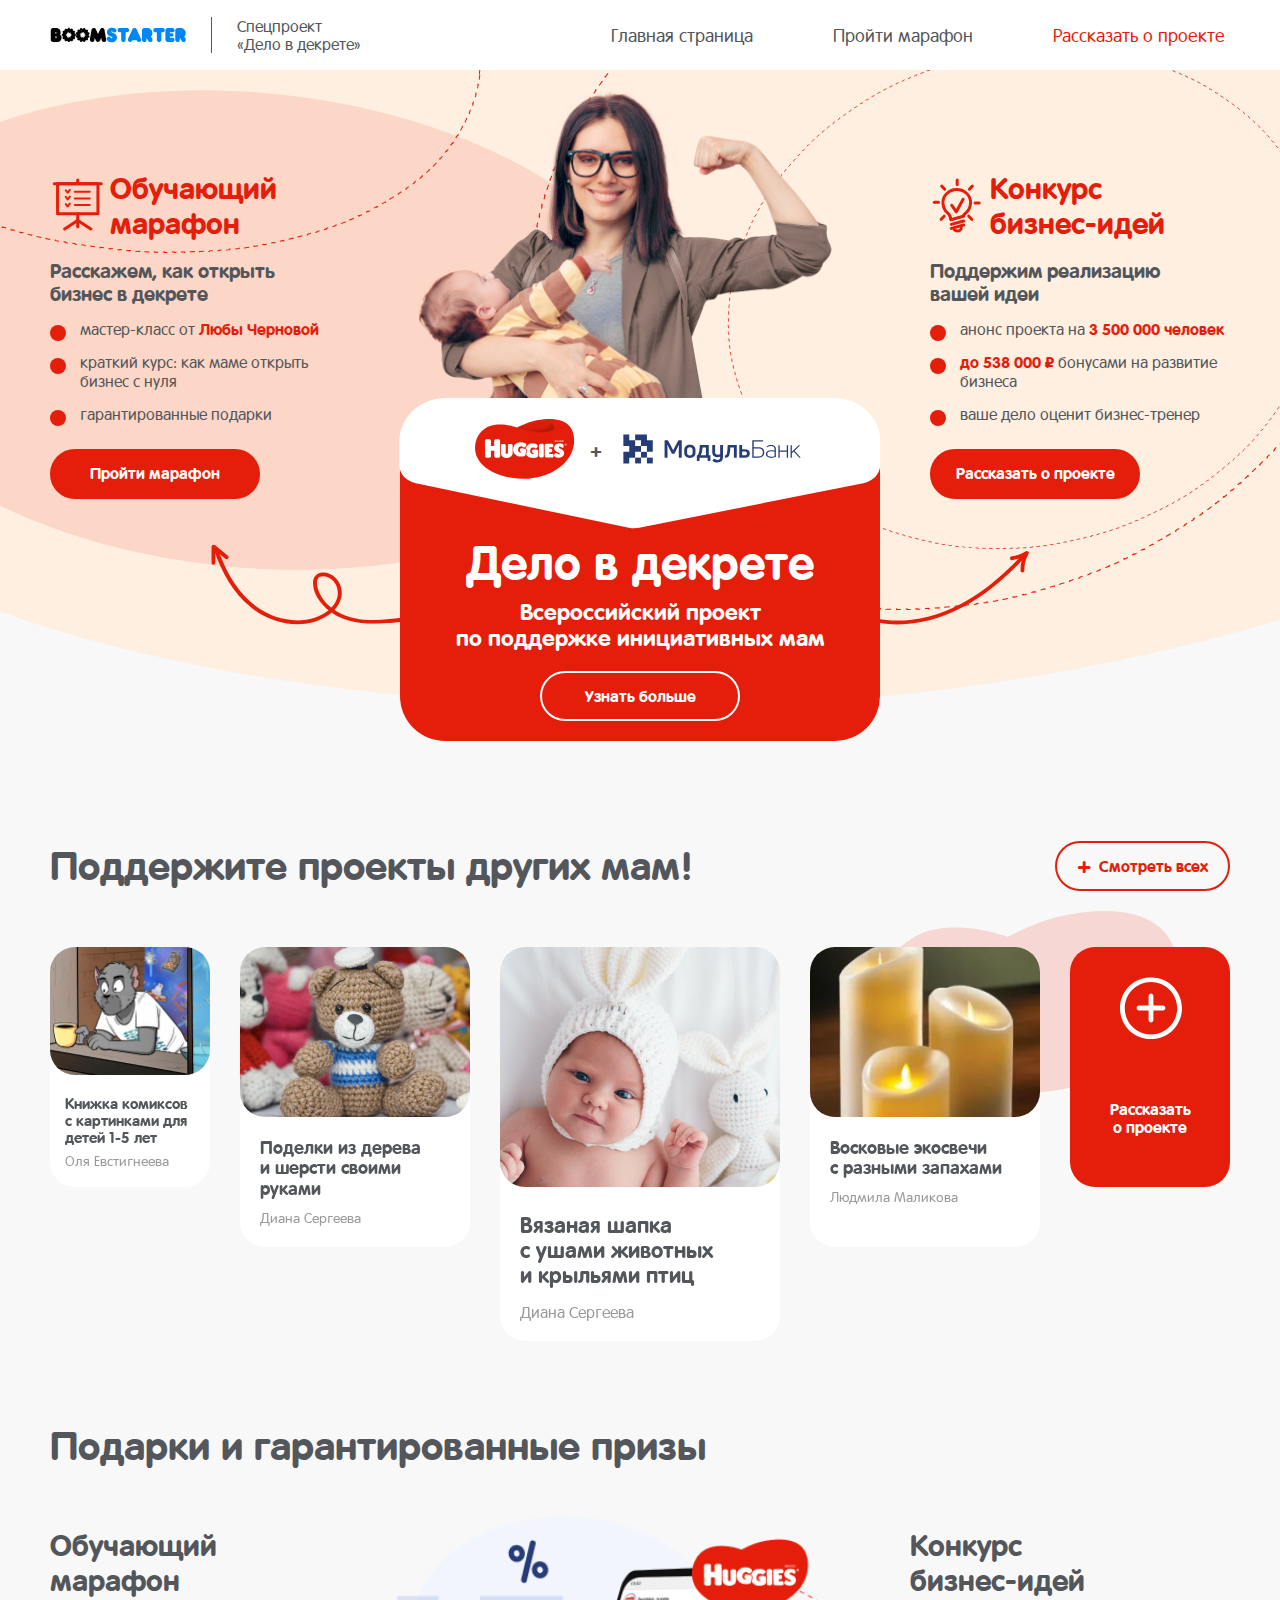
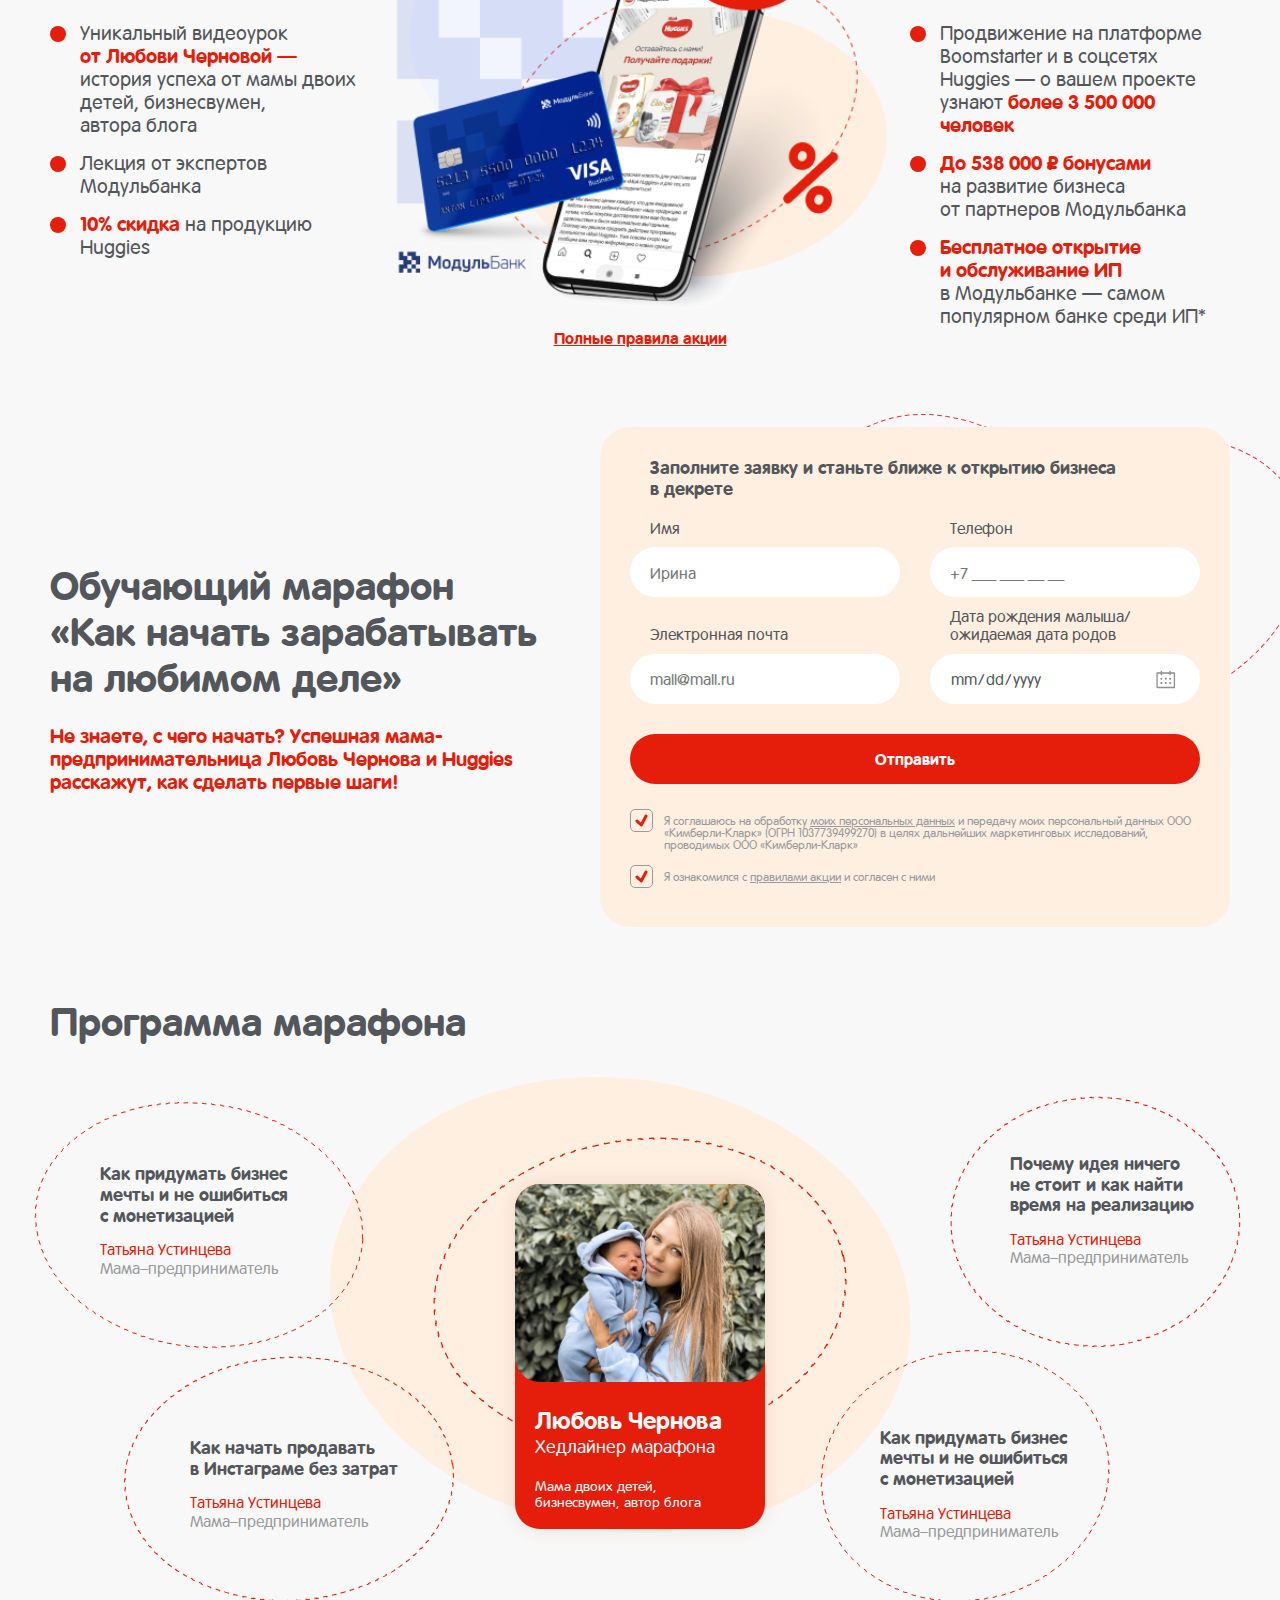
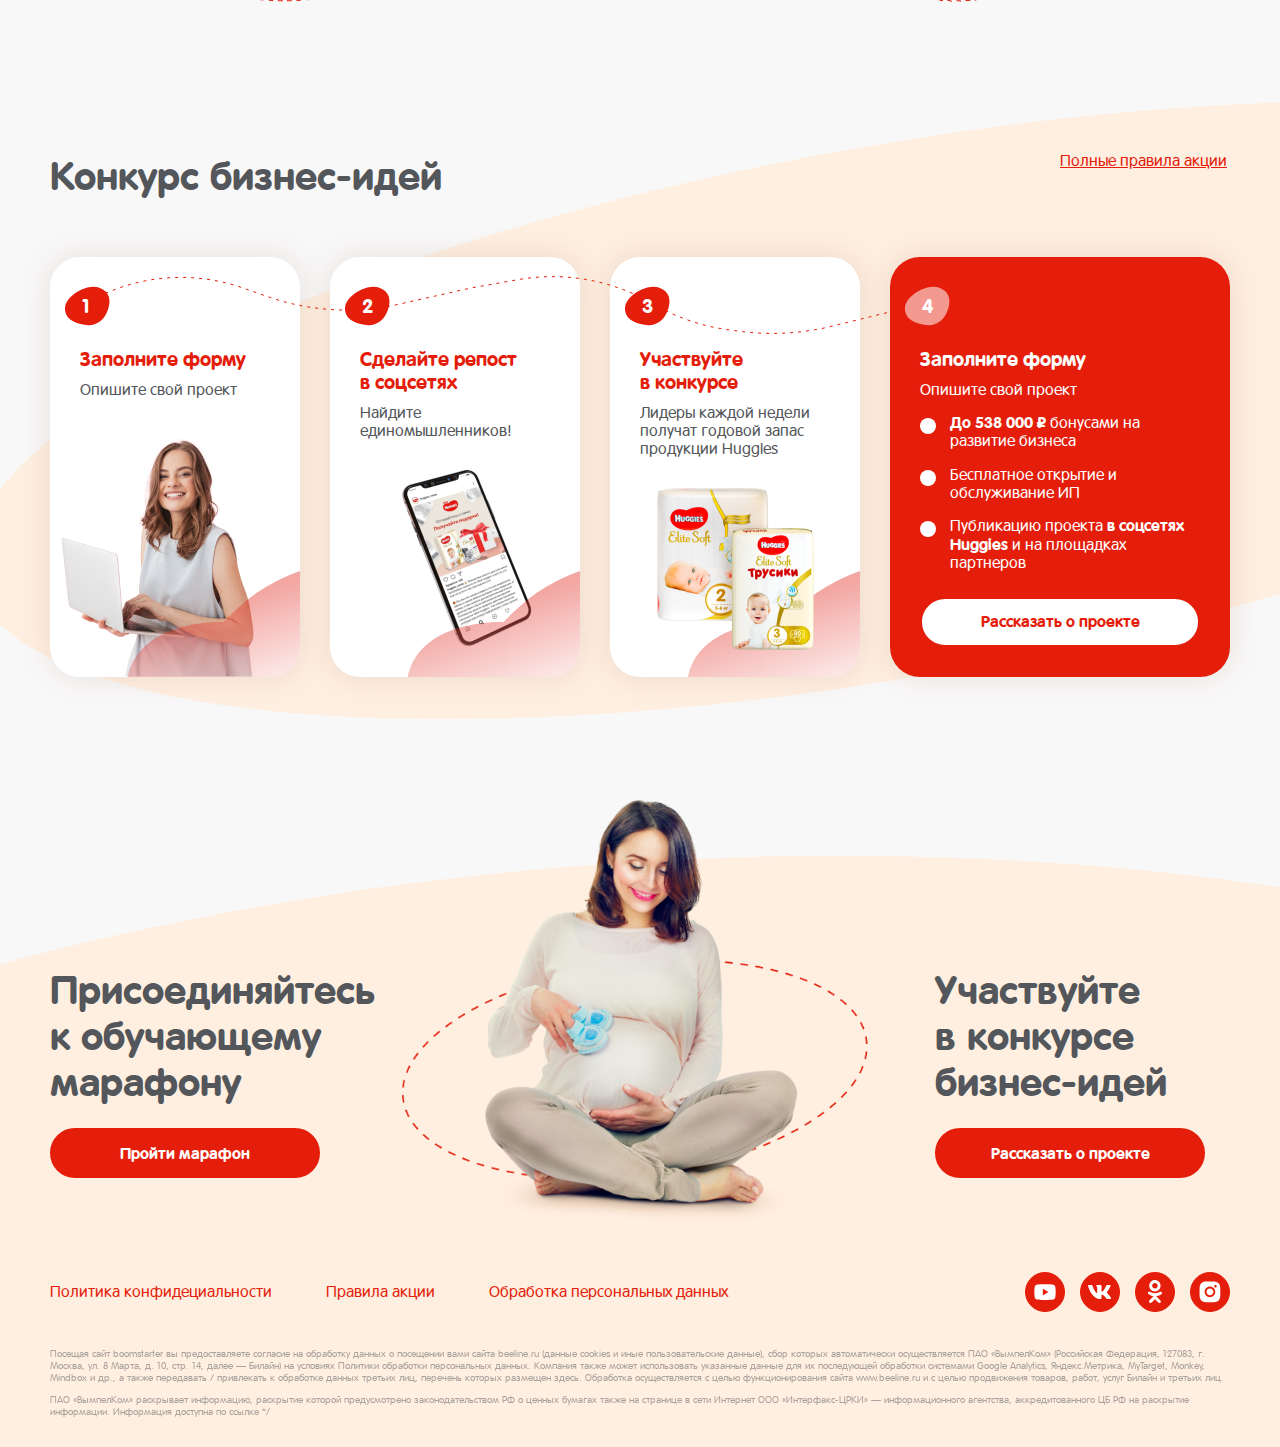
<file: src/main.html>
<!DOCTYPE html>
<html lang="ru">

<head>
  <meta charset="UTF-8">
  <meta name="viewport" content="width=device-width, initial-scale=1.0">
  <link rel="stylesheet" href="https://unpkg.com/swiper/swiper-bundle.min.css">
  <link rel="stylesheet" href="css/style.min.css">
  <title>Huggies</title>
</head>

<body>
  <header class="header">
    <div class="wrap-fluid">
      <div class="logo">
        <img src="img/boomstarter-logo.svg" alt="BOOMSTARTER">
        <span>Спецпроект <br> &laquo;Дело в&nbsp;декрете&raquo;</span>
      </div>
      <nav class="nav">
        <a href="#"> Главная страница</a>
        <a href="#" class="toRegister"> Пройти марафон</a>
        <a href="#" class="primary">Рассказать о&nbsp;проекте</a>
      </nav>
    </div>
  </header>
  <div class="modal" id="rulesModal">
    <div class="rules">
      <img src="img/hero/hero-bg.svg" alt="" class="rules-bg-1">
      <img src="img/rules/rules-bg-1.svg" alt="" class="rules-bg-2">
      <img src="img/rules/rules-bg-2.svg" alt="" class="rules-bg-3">
      <img src="img/rules/rules-bg-3.svg" alt="" class="rules-bg-4">
      <div class="wrap-fluid">
        <div class="info-name">
          <span>Дело в&nbsp;декрете</span>
          <span>Всероссийский проект по&nbsp;поддержке инициативных мам</span>
        </div>
        <div class="logo">
          <img src="img/huggies-logo.svg" alt="">
          <span>+</span>
          <img src="img/modulebank-logo.svg" alt="">
        </div>
      </div>
      <div class="rules-block">
        <div class="close modal-close"><img src="img/icons/close-icon.svg" alt=""></div>
        <div class="rules-block__head">
          <h2 class="rules-block__title"> Правила участия в&nbsp;конкурсе</h2>
        </div>
        <div class="rules-block__text">
          <p>
            Lorem ipsum dolor sit amet consectetur adipisicing elit. Laboriosam quidem voluptatum ullam sit, a
            distinctio dolore modi eum minima delectus voluptatibus cupiditate doloremque! Hic, beatae eaque laboriosam
            squam?
          </p>
          <p>
            tenetur ipsum explicabo tempora minima voluptatum repellat quia inventobore fugit eos voluptatibus, dolores,
            asperiores culpa reprehenderit quas numquam perferendis
            iure quisquam consequuntur doloremque? Eius veniam est nam eos, fugiat quidem inventore suscipit? Itaque
            deleniti nostrum labore nobis quas cupiditate qui
          </p>
          <p>
            re&nbsp;officiis quasi vero harum deserunt
            maxime recusandae dolor ea&nbsp;vitae unde perferendis perspiciatis! Unde dolorem fuga labore vitae eligendi
            exercitationem similique minus. Molestiae perspiciatis tempore deleniti rem deserunt
            id&nbsp;a&nbsp;laudantium
            pariatur la
          </p>
          <p>
            Lorem ipsum dolor sit amet consectetur adipisicing elit. Laboriosam quidem voluptatum ullam sit, a
            distinctio dolore modi eum minima delectus voluptatibus cupiditate doloremque! Hic, beatae eaque laboriosam
            squam?
          </p>
          <p>
            tenetur ipsum explicabo tempora minima voluptatum repellat quia inventobore fugit eos voluptatibus, dolores,
            asperiores culpa reprehenderit quas numquam perferendis
            iure quisquam consequuntur doloremque? Eius veniam est nam eos, fugiat quidem inventore suscipit? Itaque
            deleniti nostrum labore nobis quas cupiditate qui
          </p>
          <p>
            re&nbsp;officiis quasi vero harum deserunt
            maxime recusandae dolor ea&nbsp;vitae unde perferendis perspiciatis! Unde dolorem fuga labore vitae eligendi
            exercitationem similique minus. Molestiae perspiciatis tempore deleniti rem deserunt
            id&nbsp;a&nbsp;laudantium
            pariatur la
          </p>
          <p>
            Lorem ipsum dolor sit amet consectetur adipisicing elit. Voluptatum quasi facere exercitationem sed
            delectus. Magni corrupti facere blanditiis facilis. Vero.
          </p>
        </div>
        <a href="#" class="btn btn-primary rules-block__btn">Перейти к&nbsp;оформлению идеи</a>
        <a href="#" class="rules-block__download toRules">Полные правила участия</a>
      </div>
    </div>
  </div>
  <div class="modal" id="registerModal">
    <div class="register">
      <img src="img/register/register-bg-1.svg" alt="" class="register-bg-1">
      <img src="img/register/register-bg-2.svg" alt="" class="register-bg-2">
      <div class="wrap-fluid">
        <div class="info-name">
          <span>Дело в&nbsp;декрете</span>
          <span>Всероссийский проект по&nbsp;поддержке инициативных мам</span>
        </div>
        <div class="logo">
          <img src="img/huggies-logo.svg" alt="">
          <span>+</span>
          <img src="img/modulebank-logo.svg" alt="">
        </div>
      </div>
      <form action="#" class="register-form">
        <h2 class="register-title">Регистрация в&nbsp;проекте</h2>
        <div class="close modal-close"><img src="img/icons/close-icon.svg" alt=""></div>
        <div class="input">
          <span>Имя</span>
          <input type="text" name="name" placeholder="Ирина">
        </div>
        <div class="input">
          <span>Электронная почта</span>
          <input type="email" name="mail" placeholder="mail@mail.ru">
        </div>
        <div class="input">
          <span>Телефон</span>
          <input type="tel" name="phone" placeholder="+7 ___ ___ __ __">
        </div>
        <div class="input">
          <span>Дата рождения малыша&nbsp;/ ожидаемая дата родов</span>
          <input type="date" name="date" placeholder="__. __. ____">
        </div>
        <input type="submit" data-name="brif" value="Отправить">
        <label class="checkbox">
          <input type="checkbox" name="brif" checked>
          <span class="checkbox__text">
            Я&nbsp;соглашаюсь на&nbsp;обработку <span>моих персональных данных</span> и&nbsp;передачу моих персональный
            данных ООО &laquo;Кимберли-Кларк&raquo;
            (ОГРН 1037739499270) в&nbsp;целях дальнейших маркетинговых исследований, проводимых ООО
            &laquo;Кимберли-Кларк&raquo;
          </span>
        </label>
        <label class="checkbox">
          <input type="checkbox" name="brif" checked>
          <span class="checkbox__text">
            Я&nbsp;ознакомился с&nbsp;<span>правилами акции</span> и&nbsp;согласен с&nbsp;ними
          </span>
        </label>
      </form>
    </div>
  </div>
  <div class="modal modal-mini" id="thanksModal">
    <div class="modal-block">
      <div class="close">
        <img src="img/icons/close-icon.svg" alt="">
      </div>
      <h2 class="modal-title">Спасибо за&nbsp;ваш голос!</h2>
      <div class="buttons">
        <a href="#" class="btn btn-primary toRegister">Пройти марафон</a>
        <a href="#" class="btn ">Голосовать за&nbsp;другие идеи</a>
      </div>
    </div>
  </div>
  <main class="main">

    <section class="banner">
      <img src="img/hero/hero-bg.svg" alt="" class="banner-bg">
      <img src="img/idea/idea-bg-1.svg" alt="" class="banner-bg-1">
      <img src="img/banner/banner-bg-2.svg" alt="" class="banner-bg-2">
      <img src="img/banner/banner-bg-3.svg" alt="" class="banner-bg-3">
      <img src="img/banner/banner-bg-3.svg" alt="" class="banner-bg-4">
      <img src="img/banner/banner-bg-mob.svg" alt="" class="banner-bg_mob">
      <img src="img/banner/banner-img.png" alt="" class="banner-mob__img">

      <div class="wrap-fluid">
        <img src="img/banner/banner-arraow-1.svg" alt="" class="banner-arrow-1">
        <img src="img/banner/banner-arraow-2.svg" alt="" class="banner-arrow-2">
        <div class="banner-logo">
          <img src="img/huggies-logo.svg" alt="">
          <img src="img/modulebank-logo.svg" alt="">
        </div>

        <div class="banner-mob">

          <div class="banner-mob__block">
            <div class="banner-mob__name">
              <span>Дело в&nbsp;декрете</span>
              <span>Всероссийский проект по&nbsp;поддержке&nbsp;инициативных&nbsp;мам</span>
            </div>

            <div class="banner-mob__buttons">
              <a href="#" class="btn">Обучающий марафон</a>
              <a href="#" class="btn">Конкурс бизнес-идей</a>
            </div>
          </div>
        </div>

        <div class="banner-block">
          <img src="img/icons/marathon-icon.svg" alt="" class="banner-block__icon">
          <h2 class="banner-block__title">
            Обучающий марафон
          </h2>
          <span class="banner-block__text">
            Расскажем, как открыть
            бизнес в&nbsp;декрете
          </span>
          <ul class="banner-block__ul">
            <li class="banner-block__li">мастер-класс от<span class="primary"> Любы&nbsp;Черновой</span></li>
            <li class="banner-block__li">краткий курс: как маме открыть бизнес с&nbsp;нуля</li>
            <li class="banner-block__li">гарантированные подарки</li>
          </ul>

          <a href="#" class="btn btn-primary toRegister">Пройти марафон</a>
        </div>

        <div class="banner-card">
          <img src="img/banner/banner-img.png" alt="" class="banner-card__img">

          <div class="banner-card__block">
            <img src="img/banner/banner-card-bg.svg" alt="" class="banner-card__bg">
            <div class="banner-card__logo">
              <img src="img/huggies-logo.svg" alt="">
              <span>+</span>
              <img src="img/modulebank-logo.svg" alt="">
            </div>
            <div class="banner-card__name">
              <span>Дело в&nbsp;декрете</span>
              <span>Всероссийский проект по&nbsp;поддержке&nbsp;инициативных&nbsp;мам</span>
            </div>

            <a href="#" class="btn">Узнать больше</a>
          </div>



        </div>

        <div class="banner-block">
          <img src="img/icons/competition-icon.svg" alt="" class="banner-block__icon">
          <h2 class="banner-block__title">
            Конкурс бизнес-идей
          </h2>
          <span class="banner-block__text">
            Поддержим реализацию
            вашей идеи
          </span>
          <ul class="banner-block__ul">
            <li class="banner-block__li">анонс проекта на <span class="primary"> 3&nbsp;500&nbsp;000 человек</span></li>
            <li class="banner-block__li">
              <span class="primary">до&nbsp;538&nbsp;000&nbsp;₽</span> бонусами
              на&nbsp;развитие бизнеса
            </li>
            <li class="banner-block__li">ваше дело оценит бизнес-тренер</li>
          </ul>

          <a href="#" class="btn btn-primary toRegister">Рассказать о проекте</a>
        </div>
      </div>
    </section>

    <section class="boost">
      <div class="wrap-fluid">

        <h2 class="gift-title">Поддержите проекты других мам!</h2>

        <div class="boost-wrap">
          <img src="img/boost/boost-bg.svg" alt="" class="boost-bg">
          <img src="img/boost/boost-bg-1.svg" alt="" class="boost-bg-1">
          <div class="boost-slider__prev">
            <img src="img/icons/arrow-icon.svg" alt="">
          </div>

          <div class="swiper-container boost-slider">
            <div class="swiper-wrapper">
              <div class="swiper-slide boost-slide empty">
              </div>
              <div class="swiper-slide boost-slide">
                <img src="img/boost/boost-1.png" alt="" class="boost-slide__img">
                <div class="descr">
                  <span class="boost-slide__name">Книжка комиксов
                    с&nbsp;картинками
                    для детей 1-5 лет</span>
                  <span class="boost-slide__author">Оля Евстигнеева</span>
                </div>
              </div>
              <div class="swiper-slide boost-slide">
                <img src="img/boost/boost-2.png" alt="" class="boost-slide__img">
                <div class="descr">
                  <span class="boost-slide__name">Поделки из&nbsp;дерева
                    и&nbsp;шерсти своими руками</span>
                  <span class="boost-slide__author">Диана Сергеева</span>
                </div>
              </div>
              <div class="swiper-slide boost-slide">
                <img src="img/boost/boost-3.png" alt="" class="boost-slide__img">
                <div class="descr">
                  <span class="boost-slide__name">Вязаная шапка с&nbsp;ушами животных и&nbsp;крыльями птиц
                  </span>
                  <span class="boost-slide__author">Диана Сергеева</span>
                </div>
              </div>
              <div class="swiper-slide boost-slide">
                <img src="img/boost/boost-4.png" alt="" class="boost-slide__img">
                <div class="descr">
                  <span class="boost-slide__name">Восковые экосвечи
                    с&nbsp;разными запахами</span>
                  <span class="boost-slide__author">Людмила Маликова</span>
                </div>

              </div>
              <div class="swiper-slide boost-slide boost-slide_primary toRegister ">
                <img src="img/icons/add-icon.svg" alt="" class="boost-slide__add">
                <a href="#" class="boost-slide__share">Рассказать
                  о&nbsp;проекте</a>
              </div>
              <div class="swiper-slide boost-slide empty">
              </div>

            </div>

          </div>

          <div class="boost-slider__next clickable">
            <img src="img/icons/arrow-icon.svg" alt="">
          </div>

        </div>

        <div class="boost-buttons">
          <a href="#" class="btn btn-primary boost-share-mob toRegister">Рассказать о проекте</a>
          <a href="allcards.html" class="btn boost-more"><span>+</span>Cмотреть всех</a>
        </div>


      </div>
    </section>

    <section class="gift">
      <div class="wrap-fluid">
        <h2 class="gift-title">Подарки и&nbsp;гарантированные призы</h2>
        <div class="gift-wrap">
          <div class="gift-block">
            <h3 class="gift-block__title">Обучающий марафон</h3>
            <ul class="gift-block__ul">
              <li class="gift-block__li">
                Уникальный видеоурок <span class="primary"> от&nbsp;Любови Черновой&nbsp;&mdash;</span> история успеха
                от&nbsp;мамы двоих детей, бизнесвумен, автора&nbsp;блога
              </li>
              <li class="gift-block__li">
                Лекция от&nbsp;экспертов Модульбанка
              </li>
              <li class="gift-block__li">
                <span class="primary"> 10% скидка </span> на&nbsp;продукцию Huggies
              </li>
            </ul>
          </div>
          <div class="gift-img">
            <img src="img/gift/gift-img.png" alt="">
            <a href="#" class="gift-more toRules">Полные правила акции</a>
          </div>
          <div class="gift-block">
            <h3 class="gift-block__title">Конкурс бизнес-идей</h3>
            <ul class="gift-block__ul">
              <li class="gift-block__li">
                Продвижение на&nbsp;платформе Boomstarter и&nbsp;в&nbsp;соцсетях Huggies&nbsp;&mdash; о&nbsp;вашем
                проекте узнают <span class="primary"> более 3&nbsp;500&nbsp;000 человек</span>
              </li>
              <li class="gift-block__li">
                <span class="primary">До&nbsp;538&nbsp;000&nbsp;₽ бонусами</span> на&nbsp;развитие бизнеса
                от&nbsp;партнеров Модульбанка </li>
              <li class="gift-block__li">
                <span class="primary"> Бесплатное открытие и&nbsp;обслуживание&nbsp;ИП </span>
                в&nbsp;Модульбанке&nbsp;&mdash; самом популярном банке среди&nbsp;ИП*
              </li>
            </ul>
          </div>
          <a href="#" class="gift-more_mob toRules">Полные правила акции</a>

        </div>
      </div>
    </section>

    <section class="brif">
      <img src="img/idea/idea-bg-5.svg" alt="" class="brif-bg">
      <div class="wrap-fluid">
        <div class="brif-descr">
          <h2 class="brif-title">
            Обучающий марафон &laquo;Как&nbsp;начать зарабатывать на&nbsp;любимом деле&raquo;
          </h2>
          <span class="brif-subtitle">
            Не&nbsp;знаете, с&nbsp;чего начать? Успешная мама-предпринимательница Любовь&nbsp;Чернова и&nbsp;Huggies
            расскажут,
            как сделать первые&nbsp;шаги!
          </span>
        </div>
        <form action="#" class="brif-form">
          <h3 class="brif-form__title">Заполните заявку и&nbsp;станьте ближе к&nbsp;открытию бизнеса в&nbsp;декрете</h3>
          <div class="brif-form__block">
            <div class="input">
              <span>Имя</span>
              <input type="text" name="name" placeholder="Ирина">
            </div>
            <div class="input">
              <span>Телефон</span>
              <input type="tel" name="phone" placeholder="+7 ___ ___ __ __">
            </div>
          </div>
          <div class="brif-form__block">
            <div class="input">
              <span>Электронная почта</span>
              <input type="email" name="email" placeholder="mail@mail.ru">
            </div>
            <div class="input">
              <span>Дата рождения малыша/
                ожидаемая дата родов</span>
              <input type="date" name="date" value="еуые">
            </div>
          </div>

          <input type="submit" class="submit" value="Отправить">

          <label class="checkbox">
            <input type="checkbox" name="" checked>
            <span class="checkbox__text">
              Я&nbsp;соглашаюсь на&nbsp;обработку <span>моих персональных данных</span> и&nbsp;передачу моих
              персональный
              данных ООО &laquo;Кимберли-Кларк&raquo;
              (ОГРН 1037739499270) в&nbsp;целях дальнейших маркетинговых исследований, проводимых ООО
              &laquo;Кимберли-Кларк&raquo;
            </span>
          </label>
          <label class="checkbox">
            <input type="checkbox" name="" checked>
            <span class="checkbox__text">
              Я&nbsp;ознакомился с&nbsp;<span>правилами акции</span> и&nbsp;согласен с&nbsp;ними
            </span>
          </label>
        </form>
      </div>
    </section>

    <section class="program">
      <div class="wrap-fluid">
        <h2 class="program-title">Программа марафона</h2>
        <h2 class="program-title_mob">Обучающий марафон &laquo;Как&nbsp;начать&nbsp;зарабатывать
          на&nbsp;любимом&nbsp;деле&raquo;</h2>
        <h3 class="program-subtitle">Не&nbsp;знаете, с&nbsp;чего начать? Успешная мама-предпринимательница Любовь
          Чернова и&nbsp;Huggies расскажут, как сделать первые шаги!</h3>
        <div class="program-wrap">
          <div class="program-block">
            <div class="program-item">
              <h3 class="program-item__title">
                Как придумать бизнес мечты и&nbsp;не&nbsp;ошибиться с&nbsp;монетизацией
              </h3>
              <span class="program-item__author">Татьяна Устинцева</span>
              <span class="program-item__role">Мама–предприниматель</span>
              <img src="img/program/program-item-bg.svg" alt="" class="program-item__bg">
            </div>
            <div class="program-item ">
              <h3 class="program-item__title">
                Как начать продавать в&nbsp;Инстаграме без затрат
              </h3>
              <span class="program-item__author">Татьяна Устинцева</span>
              <span class="program-item__role">Мама–предприниматель</span>
              <img src="img/program/program-item-bg.svg" alt="" class="program-item__bg">
            </div>
          </div>

          <div class="program-card__wrap">
            <div class="program-card">
              <img src="img/program/program-img.png" alt="" class="program-card__img">
              <h3 class="program-card__name">Любовь Чернова</h3>
              <span class="program-card__role">Хедлайнер марафона</span>
              <span class="program-card__descr">Мама двоих детей, бизнесвумен, автор&nbsp;блога</span>
            </div>
            <img src="img/program/program-card-bg.svg" alt="" class="program-card__bg">
            <img src="img/program/program-item-bg.svg" alt="" class="program-card__bg-1">

          </div>


          <div class="program-block">
            <div class="program-item">
              <h3 class="program-item__title">
                Почему идея ничего не&nbsp;стоит и&nbsp;как найти время на&nbsp;реализацию
              </h3>
              <span class="program-item__author">Татьяна Устинцева</span>
              <span class="program-item__role">Мама–предприниматель</span>
              <img src="img/program/program-item-bg-2.svg" alt="" class="program-item__bg">
            </div>
            <div class="program-item ">
              <h3 class="program-item__title">
                Как придумать бизнес мечты и&nbsp;не&nbsp;ошибиться с&nbsp;монетизацией
              </h3>
              <span class="program-item__author">Татьяна Устинцева</span>
              <span class="program-item__role">Мама–предприниматель</span>
              <img src="img/program/program-item-bg-2.svg" alt="" class="program-item__bg">
            </div>
          </div>

        </div>

        <div class="program-mobile">
          <h2 class="program-mobile__title">Программа марафона</h2>

          <div class="program-mobile__wrap">

            <div class="program-slider__prev">
              <img src="img/icons/arrow-icon.svg" alt="">
            </div>

            <div class="swiper-container program-slider">
              <div class="swiper-wrapper">
                <div class="swiper-slide program-slide">
                  <h3 class="program-slide__title">
                    Как придумать бизнес мечты и&nbsp;не&nbsp;ошибиться
                    с&nbsp;монетизацией
                  </h3>
                  <div class="program-slide__descr">
                    <span class="program-slide__name">Татьяна Устинцева</span>
                    <span class="program-slide__role">Мама&mdash;предприниматель</span>
                  </div>
                </div>
                <div class="swiper-slide program-slide">
                  <h3 class="program-slide__title">
                    Как начать продавать в&nbsp;Инстаграме без затрат
                  </h3>
                  <div class="program-slide__descr">
                    <span class="program-slide__name">Ирина Хакамада</span>
                    <span class="program-slide__role">Мама&mdash;предприниматель</span>
                  </div>
                </div>
                <div class="swiper-slide program-slide">
                  <h3 class="program-slide__title">
                    Почему идея ничего не&nbsp;стоит и&nbsp;как найти время на&nbsp;реализацию
                  </h3>
                  <div class="program-slide__descr">
                    <span class="program-slide__name">Ирина Хакамада</span>
                    <span class="program-slide__role">Мама&mdash;предприниматель</span>
                  </div>
                </div>
                <div class="swiper-slide program-slide">
                  <h3 class="program-slide__title">
                    Как придумать бизнес мечты и&nbsp;не&nbsp;ошибиться
                    с&nbsp;монетизацией
                  </h3>
                  <div class="program-slide__descr">
                    <span class="program-slide__name">Татьяна Устинцева</span>
                    <span class="program-slide__role">Мама&mdash;предприниматель</span>
                  </div>
                </div>
              </div>

            </div>

            <div class="program-slider__next clickable">
              <img src="img/icons/arrow-icon.svg" alt="">
            </div>

          </div>

          <p class="program-mobile__text">
            Заполните заявку и&nbsp;станьте ближе
            к&nbsp;открытию&nbsp;бизнеса&nbsp;в&nbsp;декрете
          </p>
          <a href="#" class="btn btn-primary toRegister">Пройти марафон</a>
          <a href="#" class="program-more">Полные правила акции</a>

        </div>
      </div>
    </section>

    <section class="steps">
      <img src="img/steps/steps-bg.svg" alt="" class="steps-bg">
      <div class="wrap-fluid">
        <a href="#" class="steps-more toRules">Полные правила акции</a>
        <h2 class="gift-title">
          Конкурс бизнес-идей
        </h2>
        <div class="steps-wrap">
          <img src="img/steps/steps-line-bg.svg" alt="" class="steps-wrap-bg">
          <div class="steps-item">
            <div class="steps-item__num">
              <span>1</span>

              <svg width="56" height="56" viewBox="0 0 56 56" fill="none" xmlns="http://www.w3.org/2000/svg">
                <path fill-rule="evenodd" clip-rule="evenodd"
                  d="M45.9757 37.3485C42.4132 44.1705 35.7741 48.7282 28.1 48.1463C18.2457 47.399 6.92841 43.9772 5.16263 34.2537C3.36856 24.3744 12.6095 16.9493 21.636 12.5515C29.6211 8.6611 39.4356 8.18522 45.6576 14.5242C51.5503 20.5276 49.8696 29.8919 45.9757 37.3485Z"
                  fill="#E41E0A" />
              </svg>
            </div>
            <h3 class="steps-item__title">Заполните форму</h3>
            <span class="steps-item__text">Опишите свой проект</span>
            <img src="img/steps/steps-img-1.png" alt="" class="steps-item__img">
            <img src="img/steps/steps-item__bg.svg" alt="" class="steps-item__bg">
          </div>

          <div class="steps-item">
            <div class="steps-item__num">
              <span>2</span>

              <svg width="56" height="56" viewBox="0 0 56 56" fill="none" xmlns="http://www.w3.org/2000/svg">
                <path fill-rule="evenodd" clip-rule="evenodd"
                  d="M45.9757 37.3485C42.4132 44.1705 35.7741 48.7282 28.1 48.1463C18.2457 47.399 6.92841 43.9772 5.16263 34.2537C3.36856 24.3744 12.6095 16.9493 21.636 12.5515C29.6211 8.6611 39.4356 8.18522 45.6576 14.5242C51.5503 20.5276 49.8696 29.8919 45.9757 37.3485Z"
                  fill="#E41E0A" />
              </svg>
            </div>
            <h3 class="steps-item__title">Сделайте репост в&nbsp;соцсетях</h3>
            <span class="steps-item__text">Найдите единомышленников!</span>
            <img src="img/steps/steps-img-2.png" alt="" class="steps-item__img">
            <img src="img/steps/steps-item__bg.svg" alt="" class="steps-item__bg">
          </div>

          <div class="steps-item">
            <div class="steps-item__num">
              <span>3</span>

              <svg width="56" height="56" viewBox="0 0 56 56" fill="none" xmlns="http://www.w3.org/2000/svg">
                <path fill-rule="evenodd" clip-rule="evenodd"
                  d="M45.9757 37.3485C42.4132 44.1705 35.7741 48.7282 28.1 48.1463C18.2457 47.399 6.92841 43.9772 5.16263 34.2537C3.36856 24.3744 12.6095 16.9493 21.636 12.5515C29.6211 8.6611 39.4356 8.18522 45.6576 14.5242C51.5503 20.5276 49.8696 29.8919 45.9757 37.3485Z"
                  fill="#E41E0A" />
              </svg>
            </div>
            <h3 class="steps-item__title">Участвуйте в&nbsp;конкурсе</h3>
            <span class="steps-item__text">Лидеры каждой недели получат годовой запас продукции Huggies</span>
            <img src="img/steps/steps-img-3.png" alt="" class="steps-item__img">
            <img src="img/steps/steps-item__bg.svg" alt="" class="steps-item__bg">
          </div>

          <div class="steps-item steps-item_primary">
            <div class="steps-item__num">
              <span>4</span>
              <svg width="56" height="56" viewBox="0 0 56 56" fill="none" xmlns="http://www.w3.org/2000/svg">
                <path fill-rule="evenodd" clip-rule="evenodd"
                  d="M45.9134 37.3485C42.3509 44.1705 35.7119 48.7282 28.0377 48.1463C18.1835 47.399 6.86615 43.9772 5.10038 34.2537C3.30631 24.3744 12.5472 16.9493 21.5738 12.5515C29.5588 8.6611 39.3733 8.18522 45.5954 14.5242C51.488 20.5276 49.8073 29.8919 45.9134 37.3485Z"
                  fill="white" fill-opacity="0.55" />
              </svg>

            </div>
            <h3 class="steps-item__title">Заполните форму</h3>
            <span class="steps-item__text">Опишите свой проект</span>
            <ul class="steps-item__ul">
              <li class="steps-item__li"><span class="primary"> До 538 000 ₽</span> бонусами на развитие бизнеса </li>
              <li class="steps-item__li">Бесплатное открытие и обслуживание ИП</li>
              <li class="steps-item__li">Публикацию проекта <span class="primary"> в соцсетях Huggies</span> и на
                площадках партнеров</li>
            </ul>
            <a href="#" class="btn">Рассказать о проекте</a>
          </div>


        </div>
      </div>
    </section>

  </main>
  <footer class="footer">
    <div class="footer-block">
      <div class="wrap-fluid">
        <div class="footer-block__item">
          <span>Присоединяйтесь к&nbsp;обучающему марафону</span>
          <a href="#" class="btn btn-primary toRegister"> Пройти марафон</a>
        </div>
        <div class="footer-block__img">
          <img src="img/footer/footer-img.png" alt="">
        </div>
        <div class="footer-block__item">
          <span> Участвуйте в&nbsp;конкурсе бизнес-идей</span>
          <a href="#" class="btn btn-primary"> Рассказать о&nbsp;проекте</a>
        </div>
      </div>
    </div>
    <div class="footer-nav">
      <div class="wrap-fluid">
        <div class="footer-nav__nav">
          <span class="footer-nav__item">Политика конфидециальности</span>
          <span class="footer-nav__item toRules">Правила акции</span>
          <span class="footer-nav__item">Обработка персональных данных</span>
        </div>
        <div class="footer-nav__social">
          <a href="#" class="img">
            <img src="img/footer/icons/youtube-icon.svg" alt="">
          </a>
          <a href="#" class="img">
            <img src="img/footer/icons/vk-icon.svg" alt="">
          </a>
          <a href="#" class="img">
            <img src="img/footer/icons/ok-icon.svg" alt="">
          </a>
          <a href="#" class="img">
            <img src="img/footer/icons/inst-icon.svg" alt="">
          </a>
        </div>
      </div>
    </div>
    <div class="footer-text">
      <div class="wrap-fluid">
        <p>
          Посещая сайт boomstarter вы&nbsp;предоставляете согласие на&nbsp;обработку данных о&nbsp;посещении вами сайта
          beeline.ru
          (данные cookies и&nbsp;иные пользовательские данные), сбор которых автоматически осуществляется ПАО
          &laquo;ВымпелКом&raquo;
          (Российская Федерация, 127083, г. Москва, ул. 8&nbsp;Марта, д.&nbsp;10, стр.&nbsp;14, далее &mdash;
          Билайн) на&nbsp;условиях Политики
          обработки персональных данных. Компания также может использовать указанные данные для их&nbsp;последующей
          обработки
          системами Google Analytics, Яндекс.Метрика, MyTarget, Monkey, Mindbox и&nbsp;др., а&nbsp;также
          передавать&nbsp;/ привлекать к
          обработке данных третьих лиц, перечень которых размещен здесь. Обработка осуществляется с&nbsp;целью
          функционирования сайта www.beeline.ru и&nbsp;с&nbsp;целью продвижения товаров, работ, услуг Билайн
          и&nbsp;третьих лиц.
        </p>
        <p>
          ПАО &laquo;ВымпелКом&raquo; раскрывает информацию, раскрытие которой предусмотрено законодательством&nbsp;РФ
          о&nbsp;ценных бумагах
          также на&nbsp;странице в&nbsp;сети Интернет ООО &laquo;Интерфакс-ЦРКИ&raquo;&nbsp;&mdash; информационного
          агентства, аккредитованного ЦБ&nbsp;РФ&nbsp;на
          раскрытие информации. Информация доступна по&nbsp;ссылке */
        </p>
      </div>
    </div>
  </footer>
  <script src="https://unpkg.com/swiper/swiper-bundle.min.js"></script>
  <script src="js/main.js"></script>
</body>

</html>
</file>
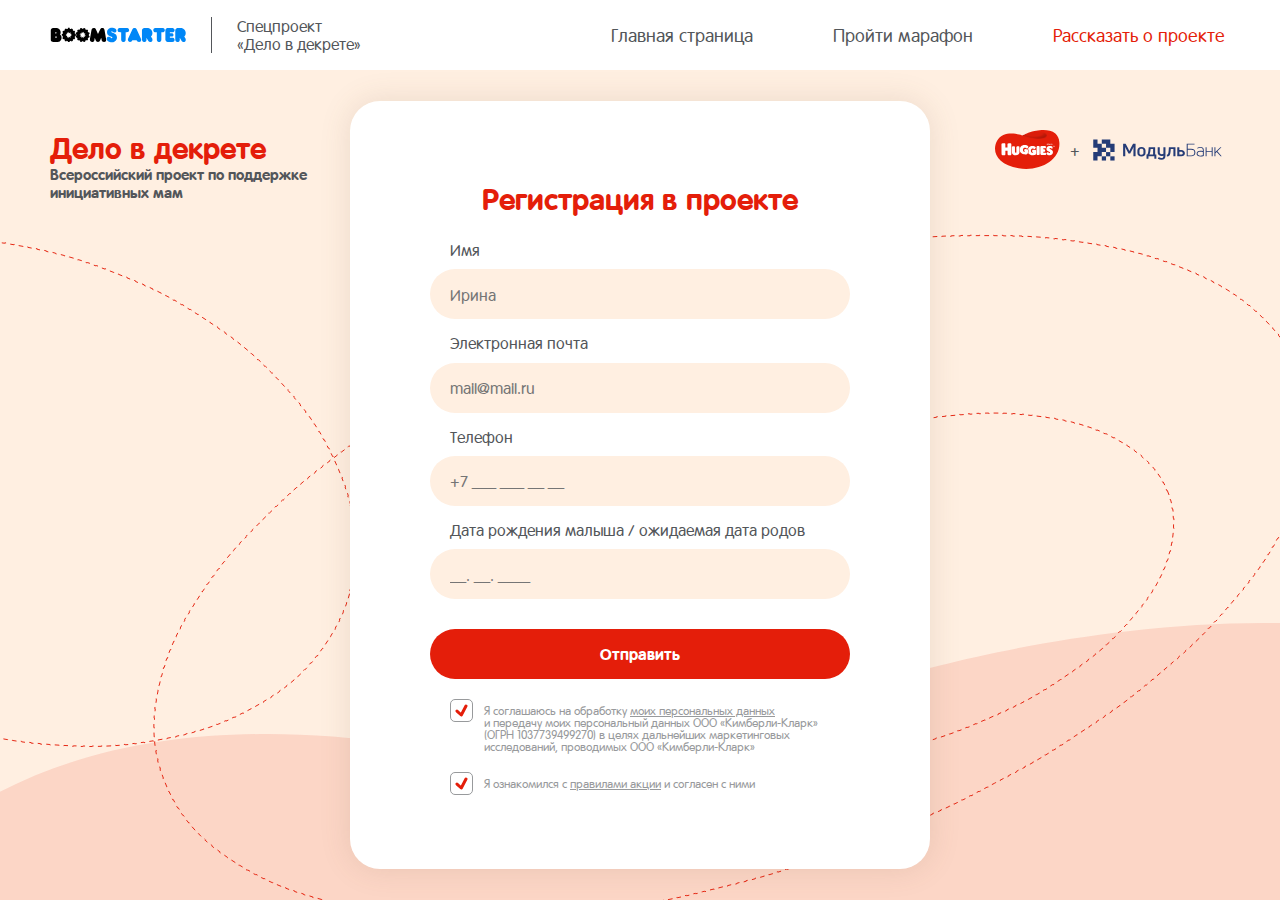
<file: src/register.html>
<!DOCTYPE html>
<html lang="ru">

<head>
  <meta charset="UTF-8">
  <meta name="viewport" content="width=device-width, initial-scale=1.0">
  <link rel="stylesheet" href="css/style.min.css">
  <title>Huggies</title>
</head>

<body>
  <header class="header">
    <div class="wrap-fluid">
      <div class="logo">
        <img src="img/boomstarter-logo.svg" alt="BOOMSTARTER">
        <span>Спецпроект <br> &laquo;Дело в&nbsp;декрете&raquo;</span>
      </div>
      <nav class="nav">
        <a href="#"> Главная страница</a>
        <a href="#"> Пройти марафон</a>
        <a href="#" class="primary">Рассказать о&nbsp;проекте</a>
      </nav>
    </div>
  </header>
  <main class="main main_register">
    <section class="register">
      <img src="img/register/register-bg-1.svg" alt="" class="register-bg-1">
      <img src="img/register/register-bg-2.svg" alt="" class="register-bg-2">
      <div class="wrap-fluid">
        <div class="info-name">
          <span>Дело в&nbsp;декрете</span>
          <span>Всероссийский проект по&nbsp;поддержке инициативных мам</span>
        </div>
        <div class="logo">
          <img src="img/huggies-logo.svg" alt="">
          <span>+</span>
          <img src="img/modulebank-logo.svg" alt="">
        </div>
      </div>
      <form action="#" class="register-form">
        <h2 class="register-title">Регистрация в&nbsp;проекте</h2>
        <div class="input">
          <span>Имя</span>
          <input type="text" name="name" placeholder="Ирина">
        </div>
        <div class="input">
          <span>Электронная почта</span>
          <input type="email" name="mail" placeholder="mail@mail.ru">
        </div>
        <div class="input">
          <span>Телефон</span>
          <input type="tel" name="phone" placeholder="+7 ___ ___ __ __">
        </div>
        <div class="input">
          <span>Дата рождения малыша&nbsp;/ ожидаемая дата родов</span>
          <input type="text" name="date" placeholder="__. __. ____">
        </div>
        <input type="submit" value="Отправить">
        <label class="checkbox">
          <input type="checkbox" name="" checked>
          <span class="checkbox__text">
            Я&nbsp;соглашаюсь на&nbsp;обработку <span>моих персональных данных</span> и&nbsp;передачу моих персональный
            данных ООО &laquo;Кимберли-Кларк&raquo;
            (ОГРН 1037739499270) в&nbsp;целях дальнейших маркетинговых исследований, проводимых ООО
            &laquo;Кимберли-Кларк&raquo;
          </span>
        </label>
        <label class="checkbox">
          <input type="checkbox" name="" checked>
          <span class="checkbox__text">
            Я&nbsp;ознакомился с&nbsp;<span>правилами акции</span> и&nbsp;согласен с&nbsp;ними
          </span>
        </label>
      </form>
    </section>
  </main>
</body>

</html>
</file>
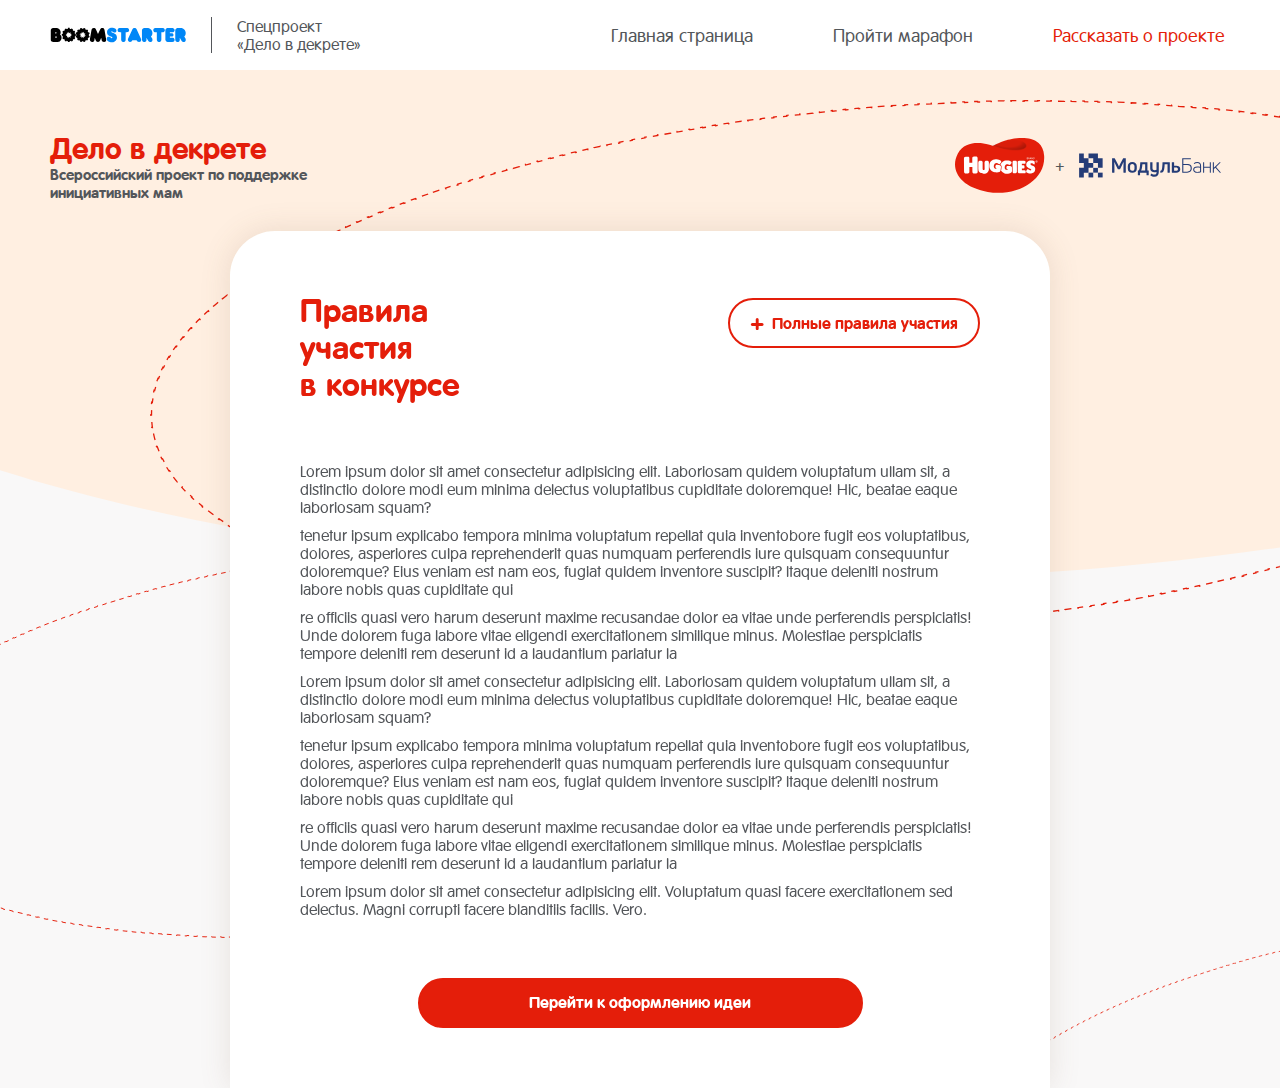
<file: src/rules.html>
<!DOCTYPE html>
<html lang="ru">

<head>
  <meta charset="UTF-8">
  <meta name="viewport" content="width=device-width, initial-scale=1.0">
  <link rel="stylesheet" href="css/style.min.css">
  <title>Huggies</title>
</head>

<body>
  <header class="header">
    <div class="wrap-fluid">
      <div class="logo">
        <img src="img/boomstarter-logo.svg" alt="BOOMSTARTER">
        <span>Спецпроект <br> &laquo;Дело в&nbsp;декрете&raquo;</span>
      </div>
      <nav class="nav">
        <a href="#"> Главная страница</a>
        <a href="#"> Пройти марафон</a>
        <a href="#" class="primary">Рассказать о&nbsp;проекте</a>
      </nav>
    </div>
  </header>
  <main class="main main_register">
    <section class="rules">
      <img src="img/hero/hero-bg.svg" alt="" class="rules-bg-1">
      <img src="img/rules/rules-bg-1.svg" alt="" class="rules-bg-2">
      <img src="img/rules/rules-bg-2.svg" alt="" class="rules-bg-3">
      <img src="img/rules/rules-bg-3.svg" alt="" class="rules-bg-4">
      <div class="wrap-fluid">
        <div class="info-name">
          <span>Дело в&nbsp;декрете</span>
          <span>Всероссийский проект по&nbsp;поддержке инициативных мам</span>
        </div>
        <div class="logo">
          <img src="img/huggies-logo.svg" alt="">
          <span>+</span>
          <img src="img/modulebank-logo.svg" alt="">
        </div>
      </div>
      <div class="rules-block">
        <div class="rules-block__head">
          <h2 class="rules-block__title"> Правила участия в&nbsp;конкурсе</h2>
          <a href="#" class="btn"><span>+</span>Полные правила участия </a>
        </div>
        <div class="rules-block__text">
          <p>
            Lorem ipsum dolor sit amet consectetur adipisicing elit. Laboriosam quidem voluptatum ullam sit, a
            distinctio dolore modi eum minima delectus voluptatibus cupiditate doloremque! Hic, beatae eaque laboriosam
            squam?
          </p>
          <p>
            tenetur ipsum explicabo tempora minima voluptatum repellat quia inventobore fugit eos voluptatibus, dolores,
            asperiores culpa reprehenderit quas numquam perferendis
            iure quisquam consequuntur doloremque? Eius veniam est nam eos, fugiat quidem inventore suscipit? Itaque
            deleniti nostrum labore nobis quas cupiditate qui
          </p>
          <p>
            re&nbsp;officiis quasi vero harum deserunt
            maxime recusandae dolor ea&nbsp;vitae unde perferendis perspiciatis! Unde dolorem fuga labore vitae eligendi
            exercitationem similique minus. Molestiae perspiciatis tempore deleniti rem deserunt
            id&nbsp;a&nbsp;laudantium
            pariatur la
          </p>
          <p>
            Lorem ipsum dolor sit amet consectetur adipisicing elit. Laboriosam quidem voluptatum ullam sit, a
            distinctio dolore modi eum minima delectus voluptatibus cupiditate doloremque! Hic, beatae eaque laboriosam
            squam?
          </p>
          <p>
            tenetur ipsum explicabo tempora minima voluptatum repellat quia inventobore fugit eos voluptatibus, dolores,
            asperiores culpa reprehenderit quas numquam perferendis
            iure quisquam consequuntur doloremque? Eius veniam est nam eos, fugiat quidem inventore suscipit? Itaque
            deleniti nostrum labore nobis quas cupiditate qui
          </p>
          <p>
            re&nbsp;officiis quasi vero harum deserunt
            maxime recusandae dolor ea&nbsp;vitae unde perferendis perspiciatis! Unde dolorem fuga labore vitae eligendi
            exercitationem similique minus. Molestiae perspiciatis tempore deleniti rem deserunt
            id&nbsp;a&nbsp;laudantium
            pariatur la
          </p>
          <p>
            Lorem ipsum dolor sit amet consectetur adipisicing elit. Voluptatum quasi facere exercitationem sed
            delectus. Magni corrupti facere blanditiis facilis. Vero.
          </p>
        </div>
        <a href="#" class="btn btn-primary rules-block__btn">Перейти к&nbsp;оформлению идеи</a>
        <a href="#" class="rules-block__download">Полные правила участия</a>
      </div>
    </section>
  </main>
</body>

</html>
</file>
